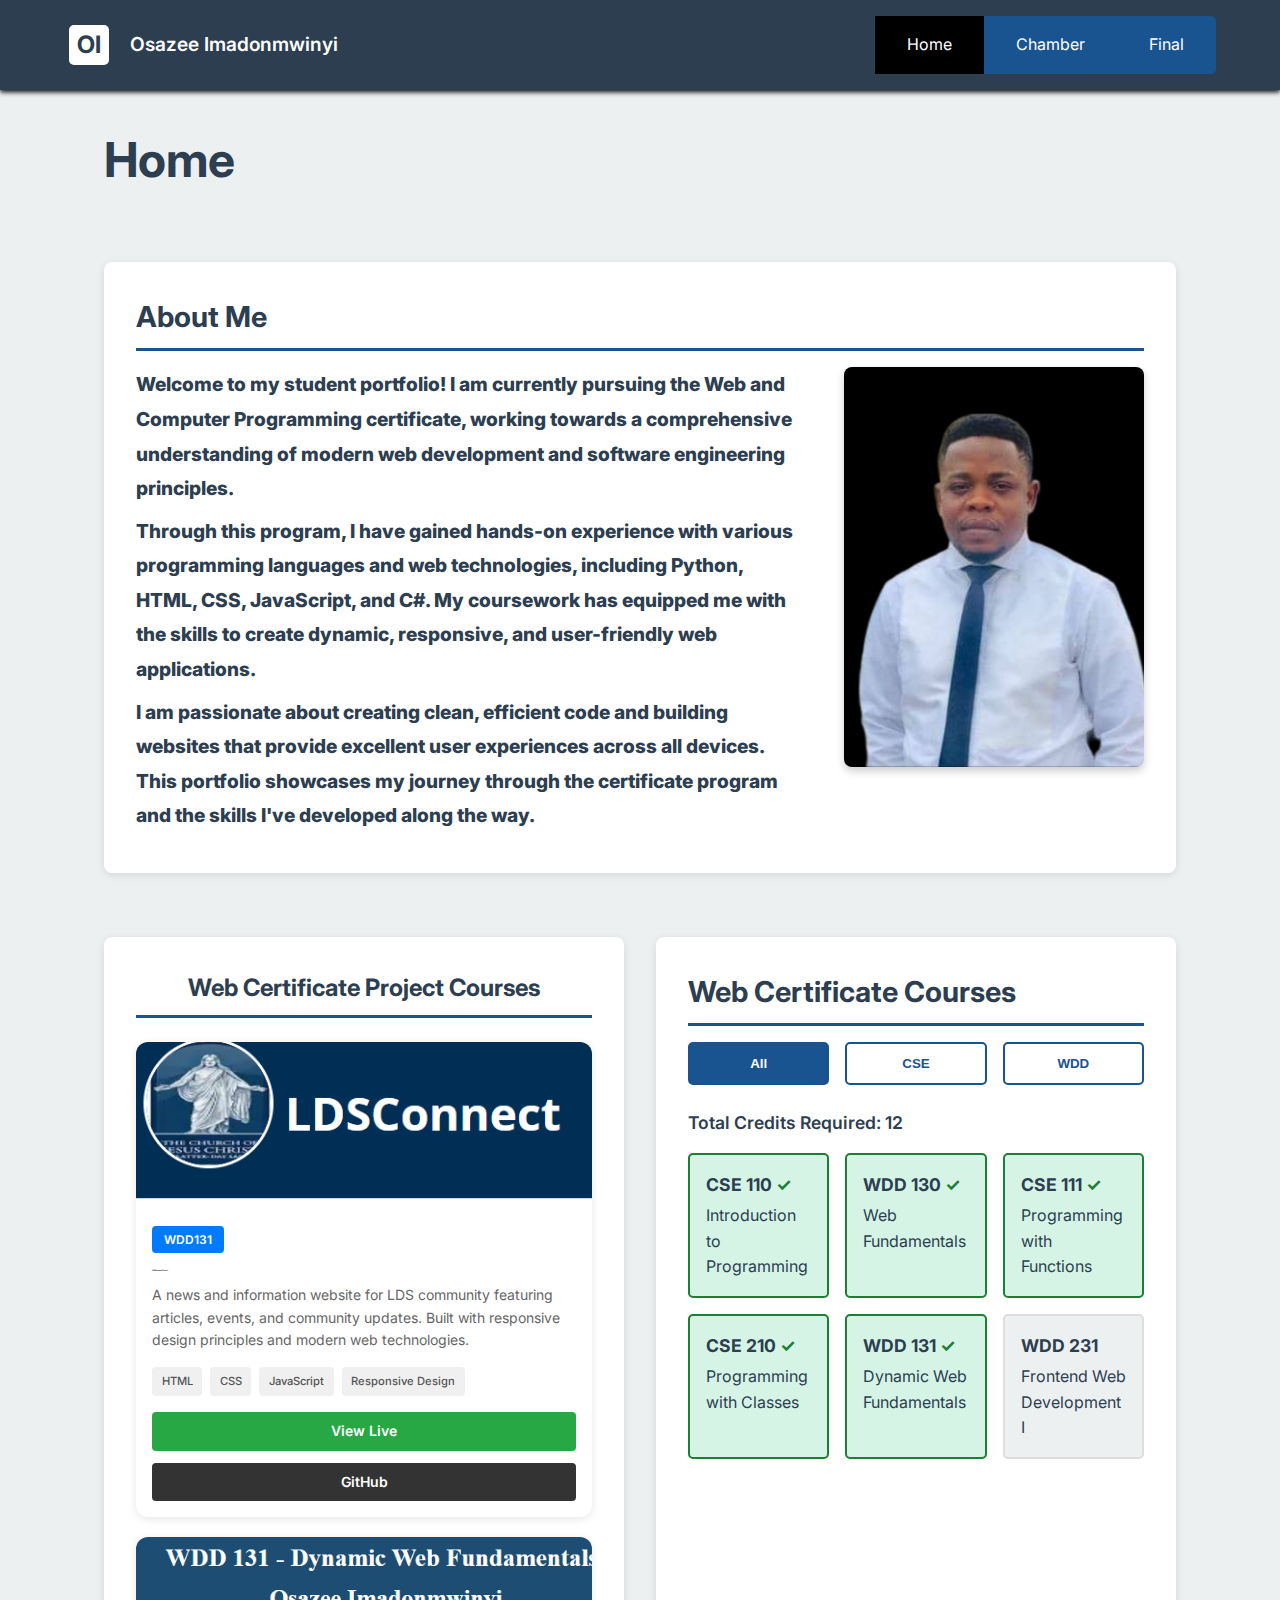
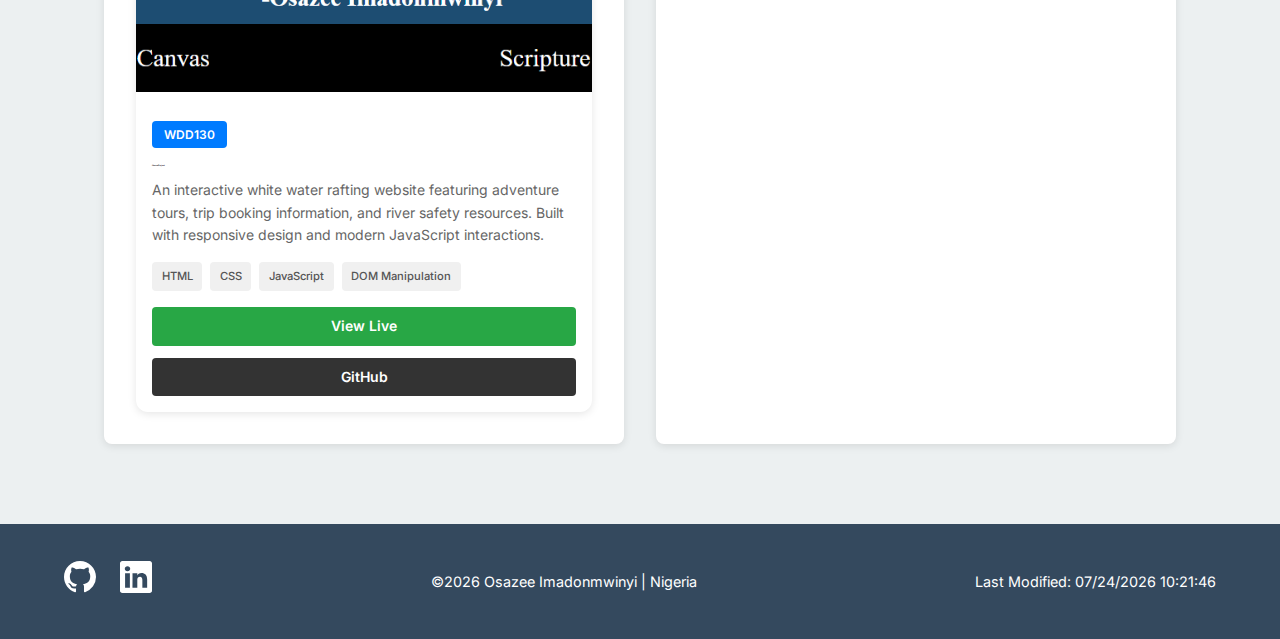
<file: index.html>
<!DOCTYPE html>
<html lang="en">
<head>
  <meta charset="UTF-8">
  <meta name="viewport" content="width=device-width, initial-scale=1.0">
  <meta name="description" content="Student portfolio showcasing fundamentals of web development coursework and projects for the Web and Computer Programming certificate ">
  <meta name="author" content="Osazee Imadonmwinyi">
    <title>Home Page – Student Portfolio</title>
    <link rel="preconnect" href="https://fonts.googleapis.com">
    <link rel="preconnect" href="https://fonts.gstatic.com" crossorigin> 
  <link href="https://fonts.googleapis.com/css2?family=Inter:wght@400;600;700&display=swap" rel="stylesheet">

  <link rel="stylesheet" href="styles/small.css">
  <link rel="stylesheet" href="styles/large.css">


   <script src="./scripts/courses.js" defer></script>
   <script src="./scripts/date.js" defer></script>
   <script src="./scripts/navigation.js" defer></script>
   <script src="./scripts/projects.js" defer></script>
</head>

<body>
    <header>
        <div class="header-content">
            <svg class="logo" viewBox="0 0 100 100" xmlns="http://www.w3.org/2000/svg">
                <rect x="10" y="10" width="80" height="80" rx="10" fill="currentColor"/>
                <text x="50" y="65" font-size="48" font-weight="bold" fill="#2c3e50" text-anchor="middle">OI</text>
            </svg>
            <span>Osazee Imadonmwinyi</span>
        </div>
        <button class="hamburger" aria-label="Toggle navigation">☰</button>
         <nav>
            <ul>
                <li><a href="index.html" class="active">Home</a></li>
                <li><a href="chamber.html">Chamber</a></li>
                <li><a href="final.html">Final</a></li>
            </ul>
        </nav>
    </header>
   

    <main>
        <h1>Home</h1>
        <section class="about-section">
            <h2>About Me</h2>
                <div class="about-content">
                <div class="about-text">
                    <p>Welcome to my student portfolio! I am currently pursuing the Web and Computer Programming certificate, working towards a comprehensive understanding of modern web development and software engineering principles.</p>
                    <p>Through this program, I have gained hands-on experience with various programming languages and web technologies, including Python, HTML, CSS, JavaScript, and C#. My coursework has equipped me with the skills to create dynamic, responsive, and user-friendly web applications.</p>
                    <p>I am passionate about creating clean, efficient code and building websites that provide excellent user experiences across all devices. This portfolio showcases my journey through the certificate program and the skills I've developed along the way.</p>
                </div>
                <img src="images/osazee-image-pic.jpeg" alt="Student profile photo" class="student-photo">
            </div>
        </section>

        <section class="projects-section">
            <h2>Web Certificate Project Courses</h2>
        
            <div id="projects-grid"  class="projects-grid">
                <div id="card-item" class="card-item">

                </div>
            </div>
        </section>

        <section class="certificate">
            <h2>Web Certificate Courses</h2>
            <div class="filter-buttons">
                <button id="all-btn" class="active">All</button>
                <button id="cse-btn">CSE</button>
                <button id="wdd-btn">WDD</button>
            </div>
            <div id="credits-display" class="credits-display">Total Credits Required: 12</div>
            <div id="courses-grid" class="courses-grid"></div>
        </section>
    </main>
    <footer>
        <div class="footer-content">
            <div class="social-links">
                <a href="https://github.com/imaosazee4github" target="_blank" rel="noopener" aria-label="github">
                    <svg width="32" height="32" viewBox="0 0 16 16" fill="currentColor">
                        <path d="M8 0C3.58 0 0 3.58 0 8c0 3.54 2.29 6.53 5.47 7.59.4.07.55-.17.55-.38 0-.19-.01-.82-.01-1.49-2.01.37-2.53-.49-2.69-.94-.09-.23-.48-.94-.82-1.13-.28-.15-.68-.52-.01-.53.63-.01 1.08.58 1.23.82.72 1.21 1.87.87 2.33.66.07-.52.28-.87.51-1.07-1.78-.2-3.64-.89-3.64-3.95 0-.87.31-1.59.82-2.15-.08-.2-.36-1.02.08-2.12 0 0 .67-.21 2.2.82.64-.18 1.32-.27 2-.27.68 0 1.36.09 2 .27 1.53-1.04 2.2-.82 2.2-.82.44 1.1.16 1.92.08 2.12.51.56.82 1.27.82 2.15 0 3.07-1.87 3.75-3.65 3.95.29.25.54.73.54 1.48 0 1.07-.01 1.93-.01 2.2 0 .21.15.46.55.38A8.013 8.013 0 0016 8c0-4.42-3.58-8-8-8z"/>
                    </svg>
                </a>
                <a href="https://www.linkedin.com/in/osazeeimadonmwinyi/" target="_blank" rel="noopener" aria-label="LinkedIn">
                    <svg width="32" height="32" viewBox="0 0 16 16" fill="currentColor">
                        <path d="M0 1.146C0 .513.526 0 1.175 0h13.65C15.474 0 16 .513 16 1.146v13.708c0 .633-.526 1.146-1.175 1.146H1.175C.526 16 0 15.487 0 14.854V1.146zm4.943 12.248V6.169H2.542v7.225h2.401zm-1.2-8.212c.837 0 1.358-.554 1.358-1.248-.015-.709-.52-1.248-1.342-1.248-.822 0-1.359.54-1.359 1.248 0 .694.521 1.248 1.327 1.248h.016zm4.908 8.212V9.359c0-.216.016-.432.08-.586.173-.431.568-.878 1.232-.878.869 0 1.216.662 1.216 1.634v3.865h2.401V9.25c0-2.22-1.184-3.252-2.764-3.252-1.274 0-1.845.7-2.165 1.193v.025h-.016a5.54 5.54 0 0 1 .016-.025V6.169h-2.4c.03.678 0 7.225 0 7.225h2.4z"/>
                    </svg>
                </a>
            </div>
            <p class="copyright">©<span id="currentYear"></span> Osazee Imadonmwinyi | Nigeria</p>
            <p id="lastModified"></p>
        </div>
    </footer>
</body>
</html>
</file>
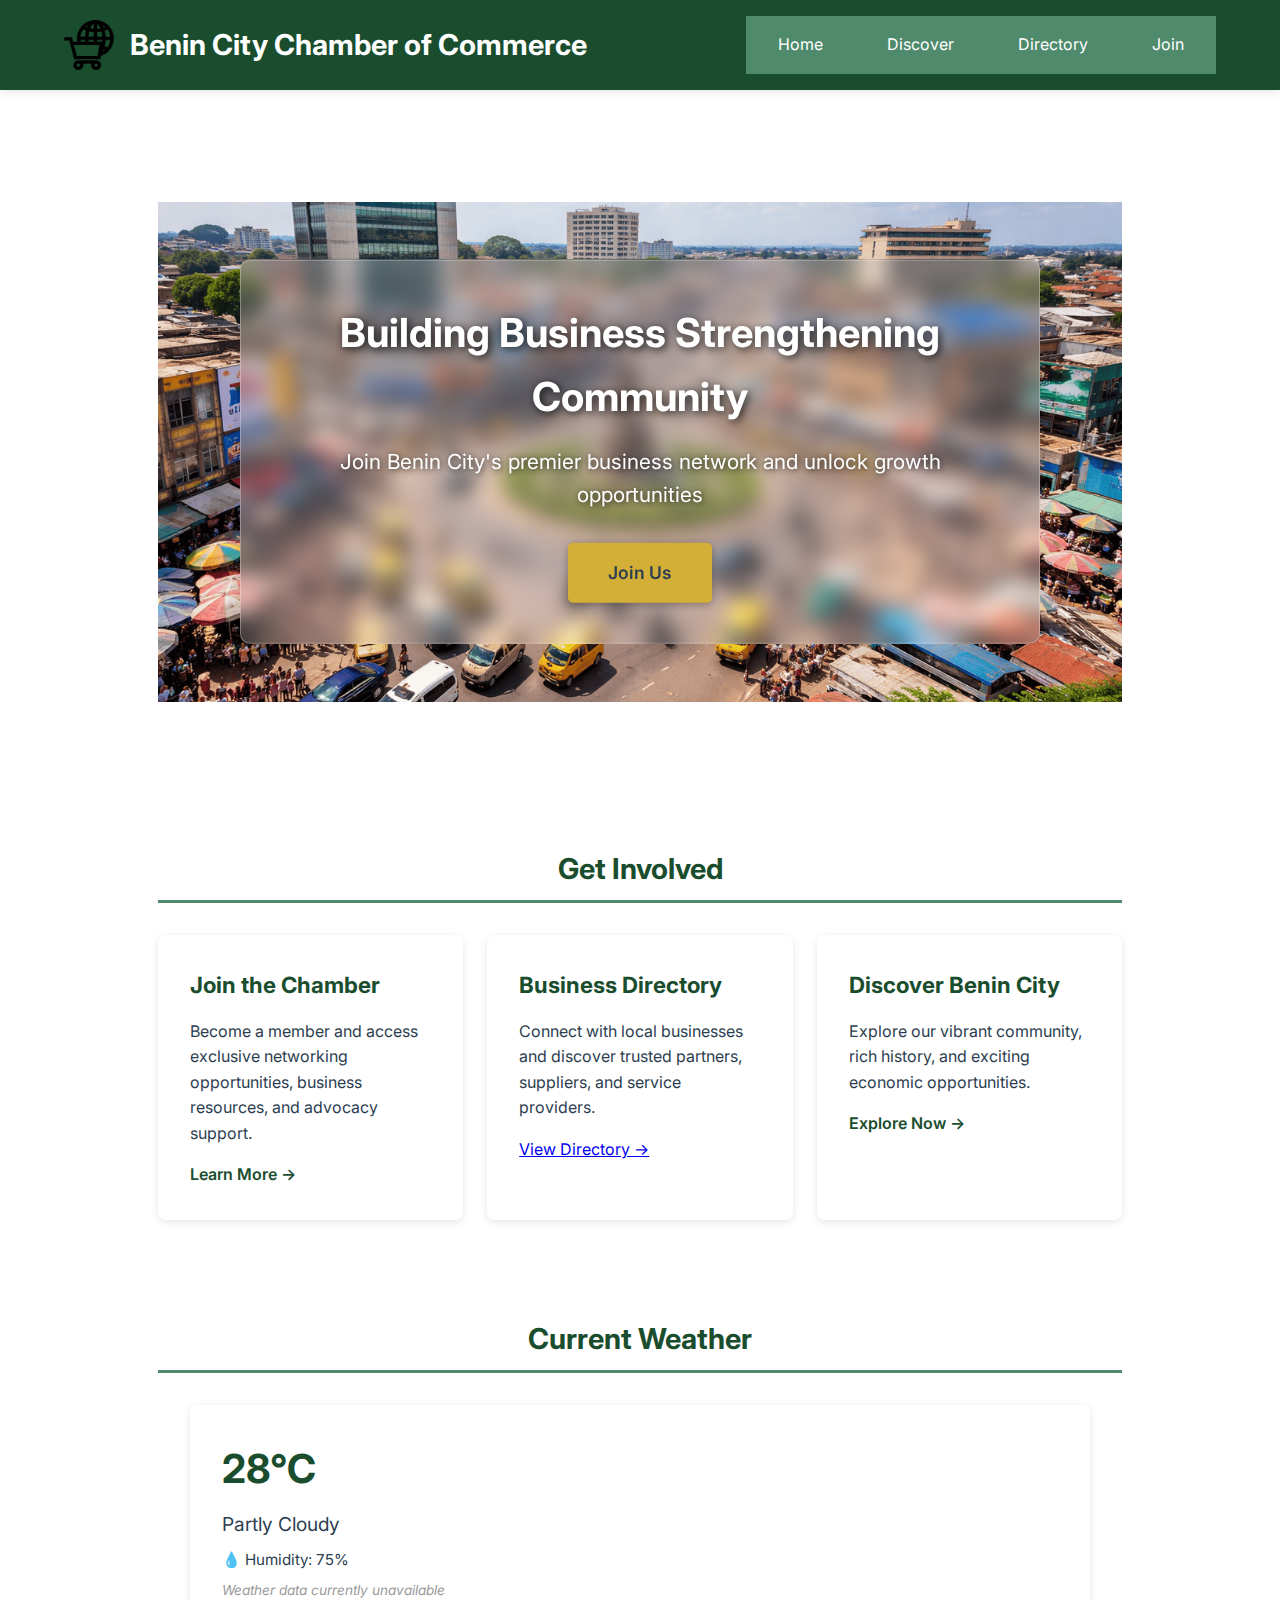
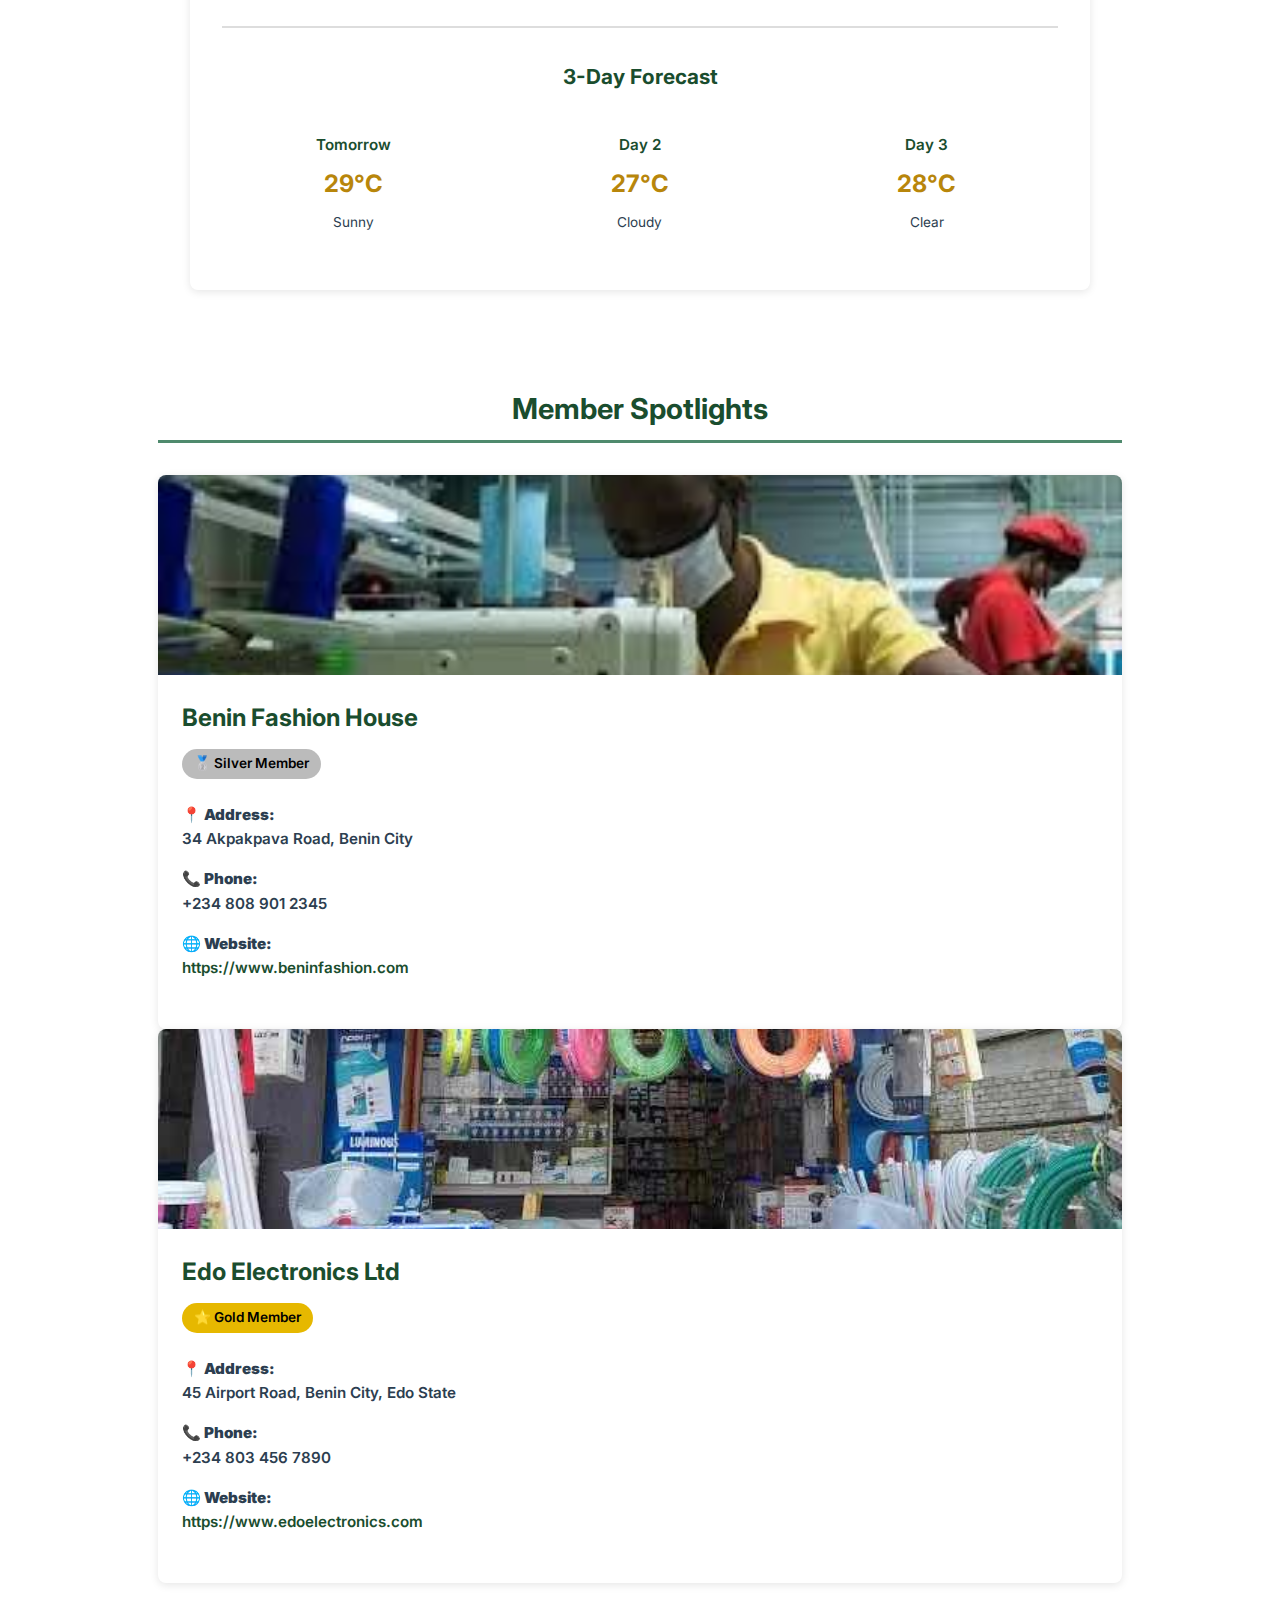
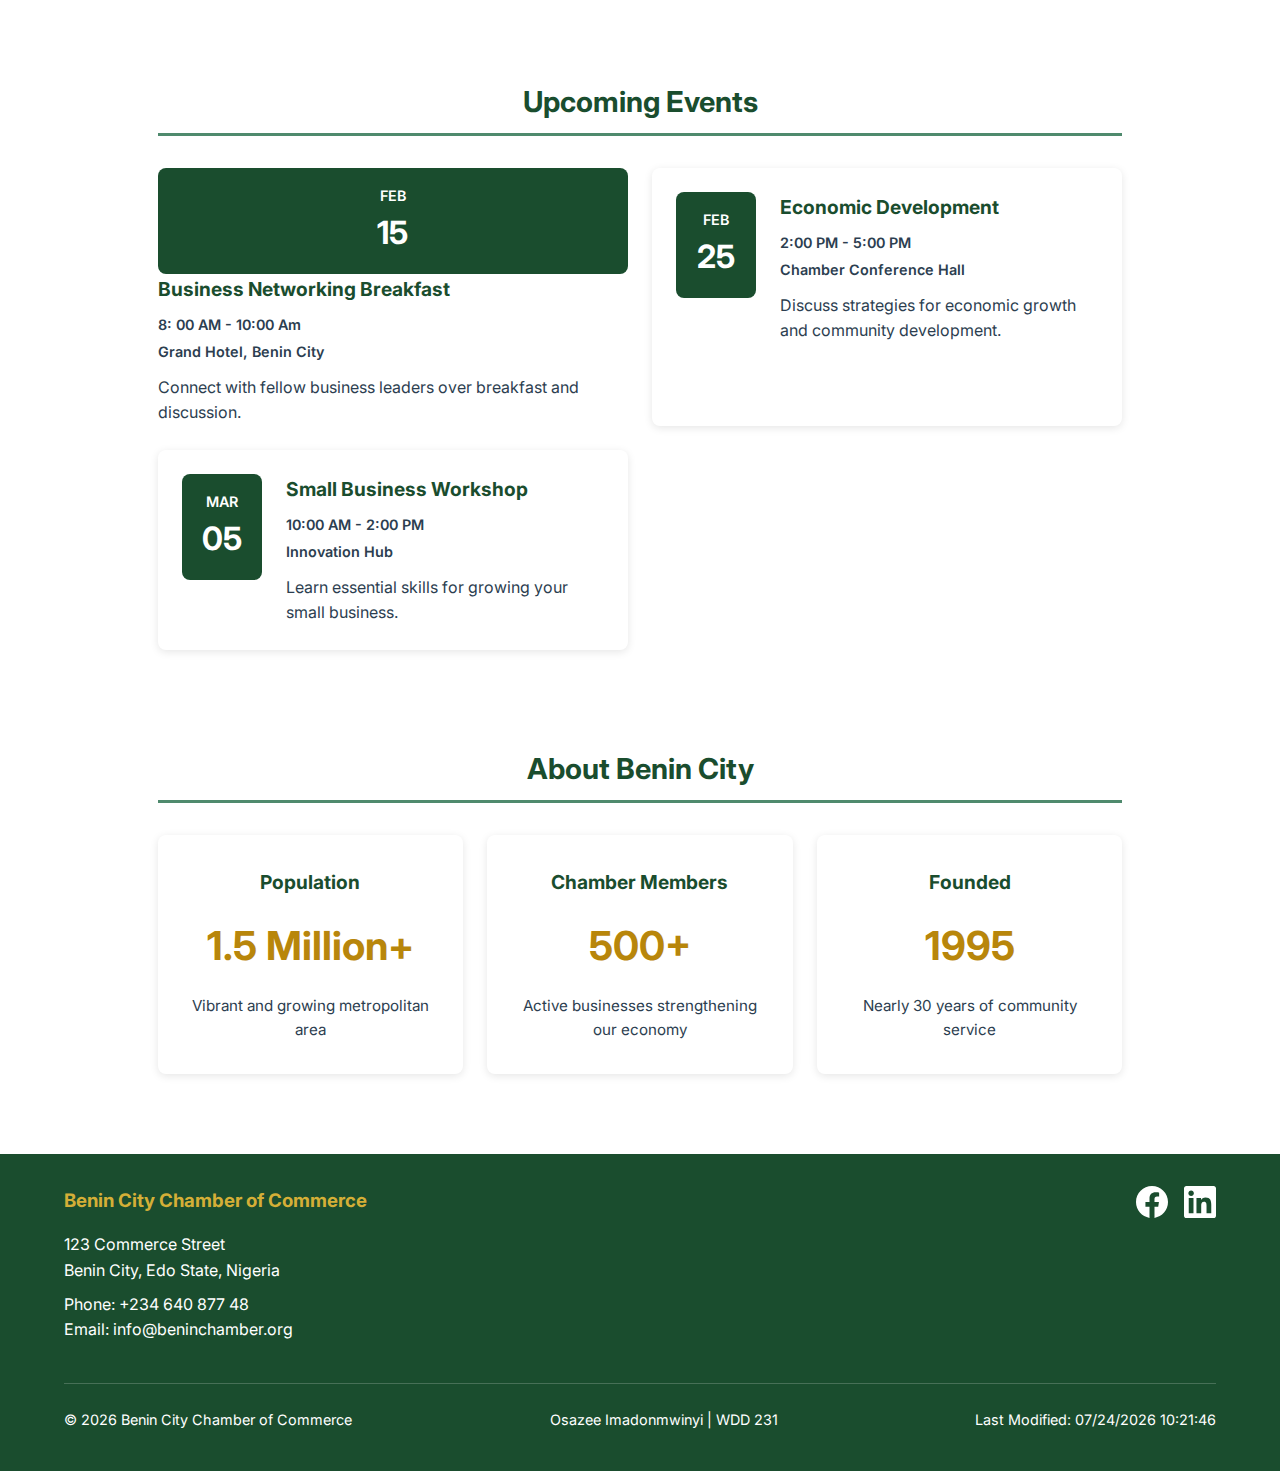
<file: chamber/index.html>
<!DOCTYPE html>
<html lang="en">
<head>
    <meta charset="UTF-8">
    <meta name="viewport" content="width=device-width, initial-scale=1.0">
    <meta name="description" content="Benin City Chamber of Commerce builds partnerships, strengthens community growth, and connects local businesses to economic opportunities.">
    <meta name="author" content="Osazee Imadonmwinyi">

    <link rel="icon" href="favicon.ico" type="images/favicon.ico">

    <meta property="og:type" content="website">
    <meta property="og:url" content="https://imaosazee4github.github.io/chamber/index.html">
    <meta property="og:title" content="Benin City Chamber of Commerce - Home">
    <meta property="og:description" content="Building partnerships, strengthening our community. Join Benin City's premier business network and unlock growth opportunities.">
    <meta property="og:image" content="https://imaosazee4github.github.io/chamber/chamber-og-image.jpg">

    <meta name="twitter:card" content="summary_large_image">
    <meta name="twitter:title" content="Benin City Chamber of Commerce - Home">
    <meta name="twitter:description" content="Building partnerships, strengthening our community. Join Benin City's premier business network.">
    <meta name="twitter:image" content="https://imaosazee4github.github.io/chamber/chamber-og-image.jpg">
    
    <title>Home - Benin City Chamber of Commerce</title>

    <link rel="preconnect" href="https://fonts.googleapis.com">
    <link rel="preconnect" href="https://fonts.gstatic.com" crossorigin>
    <link href="https://fonts.googleapis.com/css2?family=Inter:wght@400;600;700&family=Playfair+Display:wght@700&display=swap" rel="stylesheet">

    <link rel="stylesheet" href="styles/small.css">
    <link rel="stylesheet" href="styles/large.css">

    <script src="./scripts/home.js" defer></script>
</head>
<body>
    <header>
        <div class="header-container">
            <div class="logo-section">
                <img src="images/logo.png" alt="Benin city chamber Logo" class="logo">
                <div class="header-text">
                    <h1>Benin City Chamber of Commerce</h1>
                </div>
            </div>
            <button class="hamburger"  aria-label="Toggle navigation" aria-expanded="false">
                ☰
            </button>
            <nav>
                <ul>
                    <li><a href="index.html">Home</a></li>
                    <li><a href="discover.html">Discover</a></li>
                    <li><a href="directory.html">Directory</a></li>
                    <li><a href="join.html">Join</a></li>
                </ul>
            </nav>
        </div>
    </header>
    <main>
        <section class="hero">
            <div class="hero-container">
                 <img src="benin-image.png" alt="Business hub of Benin City Commerce">
                 <div class="hero-items">
                    <h2>Building Business Strengthening Community</h2>
                    <p>Join Benin City's premier business network and unlock growth opportunities</p>
                    <a href="join.html">Join Us</a>
                 </div>
            </div>
        </section>

        <section class="cta-section">
            <h2 class="section-title">Get Involved</h2>
            <div class="cta-grid">
                <div class="cta-card">
                <h3>Join the Chamber</h3>
                <p>Become a member and access exclusive networking opportunities, business resources, and advocacy support.</p>
                <a href="join.html" class="card-link">Learn More →</a>
            </div>

            <div class="cta-card">
                <h3>Business Directory</h3>
                <p>Connect with local businesses and discover trusted partners, suppliers, and service providers.</p>
            <a href="directory.html">View Directory →</a>
            </div>

            <div class="cta-card">
                <h3>Discover Benin City</h3>
                <p>Explore our vibrant community, rich history, and exciting economic opportunities.</p>
                <a href="discover.html" class="card-link">Explore Now →</a>
            </div>
        </div>
        </section>

        <section class="weather-section">
            <h2 class="section-title">Current Weather</h2>
            <div id="weather-widget" class="weather-widget">
                <div class="weather-loading">Loading weather data...</div>
            </div>
        </section>

        <section class="spotlight-section">
            <h2 class="section-title">Member Spotlights</h2>
            <div id="spotlights-container"   class="spotlights-container">
            </div>
        </section>

        <section class="events-section">
            <h2 class="section-title">Upcoming Events</h2>
            <div class="events-grid">
                <div class="events-card">
                    <div class="event-date">
                        <span class="month">FEB</span>
                        <span class="day">15</span>
                    </div>

                    <div class="event-info">
                        <h3>Business Networking Breakfast</h3>
                        <p class="event-time">8: 00 AM - 10:00 Am</p>
                        <p class="event-location">Grand Hotel, Benin City</p>
                        <p>Connect with fellow business leaders over breakfast and discussion.</p>
                    </div>
                </div>
                <div class="event-card">
                    <div class="event-date">
                        <span class="month">FEB</span>
                        <span class="day">25</span>
                    </div>
                    <div class="event-info">
                        <h3>Economic Development</h3>
                        <p class="event-time">2:00 PM - 5:00 PM</p>
                        <p class="event-location">Chamber Conference Hall</p>
                        <p>Discuss strategies for economic growth and community development.</p>
                    </div>
                </div>

                <div class="event-card">
                    <div class="event-date">
                        <span class="month">MAR</span>
                        <span class="day">05</span>
                    </div>
                     <div class="event-info">
                        <h3>Small Business Workshop</h3>
                        <p class="event-time">10:00 AM - 2:00 PM</p>
                        <p class="event-location">Innovation Hub</p>
                        <p>Learn essential skills for growing your small business.</p>
                    </div>
                </div>
            </div>
        </section>

        <section class="community-info">
            <h2 class="section-title">About Benin City</h2>
            <div class="info-grid">
                <div class="info-card">
                    <h3>Population</h3>
                    <p class="info-stat">1.5 Million+</p>
                    <p>Vibrant and growing metropolitan area</p>
                </div>

                <div class="info-card">
                    <h3>Chamber Members</h3>
                    <p class="info-stat">500+</p>
                    <p>Active businesses strengthening our economy</p>
                </div>

                <div class="info-card">
                    <h3>Founded</h3>
                    <p class="info-stat">1995</p>
                    <p>Nearly 30 years of community service</p>
                </div>
            </div>

        </section>
    </main> 
    <footer>
        <div class="footer-content">
            <div class="footer-info">
                <h3>Benin City Chamber of Commerce</h3>
                <p>123 Commerce Street <br >
                Benin City, Edo State, Nigeria</p>
                <p>Phone: +234 640 877 48 <br >
                Email: info@beninchamber.org
                </p>
            </div>
             <div class="footer-social">
                <a href="https://facebook.com" target="_blank" rel="noopener" aria-label="Facebook">
                    <svg width="32" height="32" viewBox="0 0 24 24" fill="currentColor">
                        <path d="M24 12.073c0-6.627-5.373-12-12-12s-12 5.373-12 12c0 5.99 4.388 10.954 10.125 11.854v-8.385H7.078v-3.47h3.047V9.43c0-3.007 1.792-4.669 4.533-4.669 1.312 0 2.686.235 2.686.235v2.953H15.83c-1.491 0-1.956.925-1.956 1.874v2.25h3.328l-.532 3.47h-2.796v8.385C19.612 23.027 24 18.062 24 12.073z"/>
                    </svg>
                </a>
                <a href="https://linkedin.com" target="_blank" rel="noopener" aria-label="LinkedIn">
                    <svg width="32" height="32" viewBox="0 0 24 24" fill="currentColor">
                        <path d="M20.447 20.452h-3.554v-5.569c0-1.328-.027-3.037-1.852-3.037-1.853 0-2.136 1.445-2.136 2.939v5.667H9.351V9h3.414v1.561h.046c.477-.9 1.637-1.85 3.37-1.85 3.601 0 4.267 2.37 4.267 5.455v6.286zM5.337 7.433c-1.144 0-2.063-.926-2.063-2.065 0-1.138.92-2.063 2.063-2.063 1.14 0 2.064.925 2.064 2.063 0 1.139-.925 2.065-2.064 2.065zm1.782 13.019H3.555V9h3.564v11.452zM22.225 0H1.771C.792 0 0 .774 0 1.729v20.542C0 23.227.792 24 1.771 24h20.451C23.2 24 24 23.227 24 22.271V1.729C24 .774 23.2 0 22.222 0h.003z"/>
                    </svg>
                </a>
            </div>
        </div>
         <div class="footer-bottom">
            <p>&copy; <span id="currentYear"></span> Benin City Chamber of Commerce</p>
            <p>Osazee Imadonmwinyi | WDD 231</p>
            <p id="lastModified"></p>
        </div>
    </footer>
    
</body>
</html>
</file>
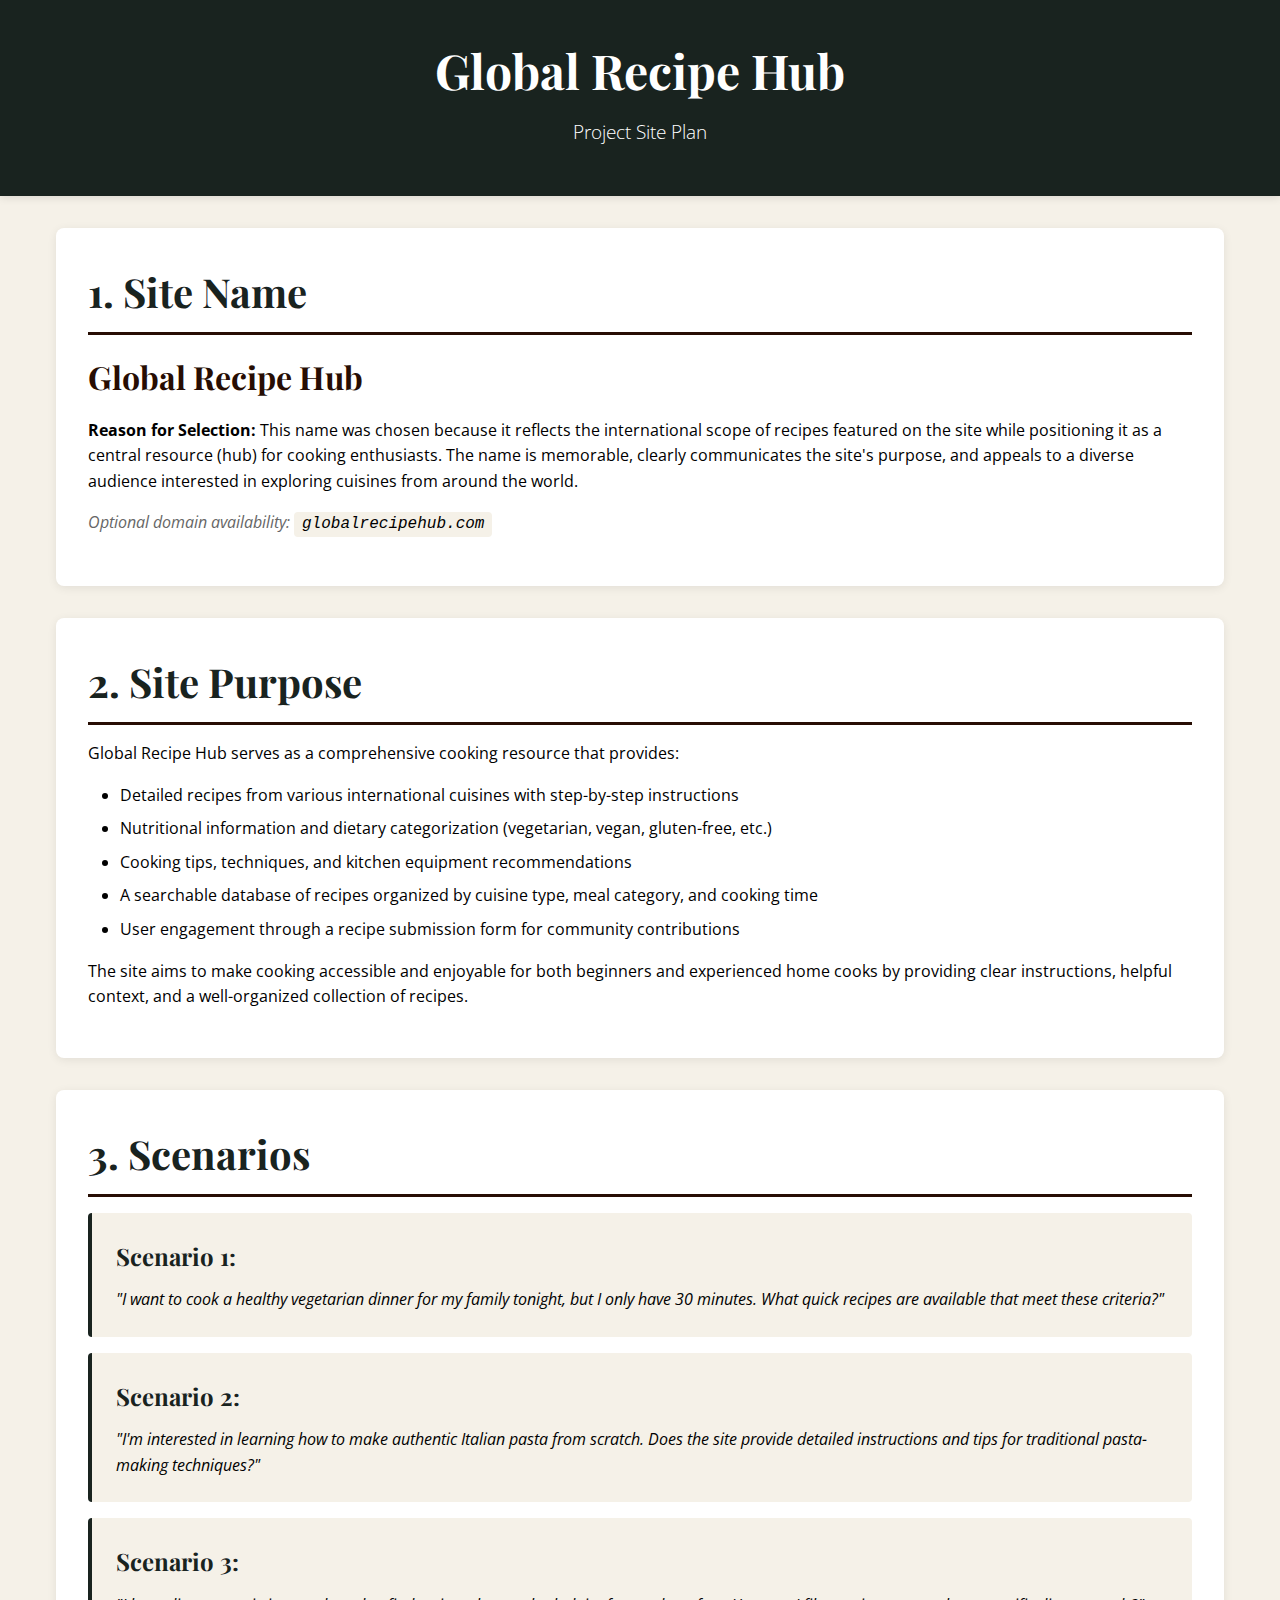
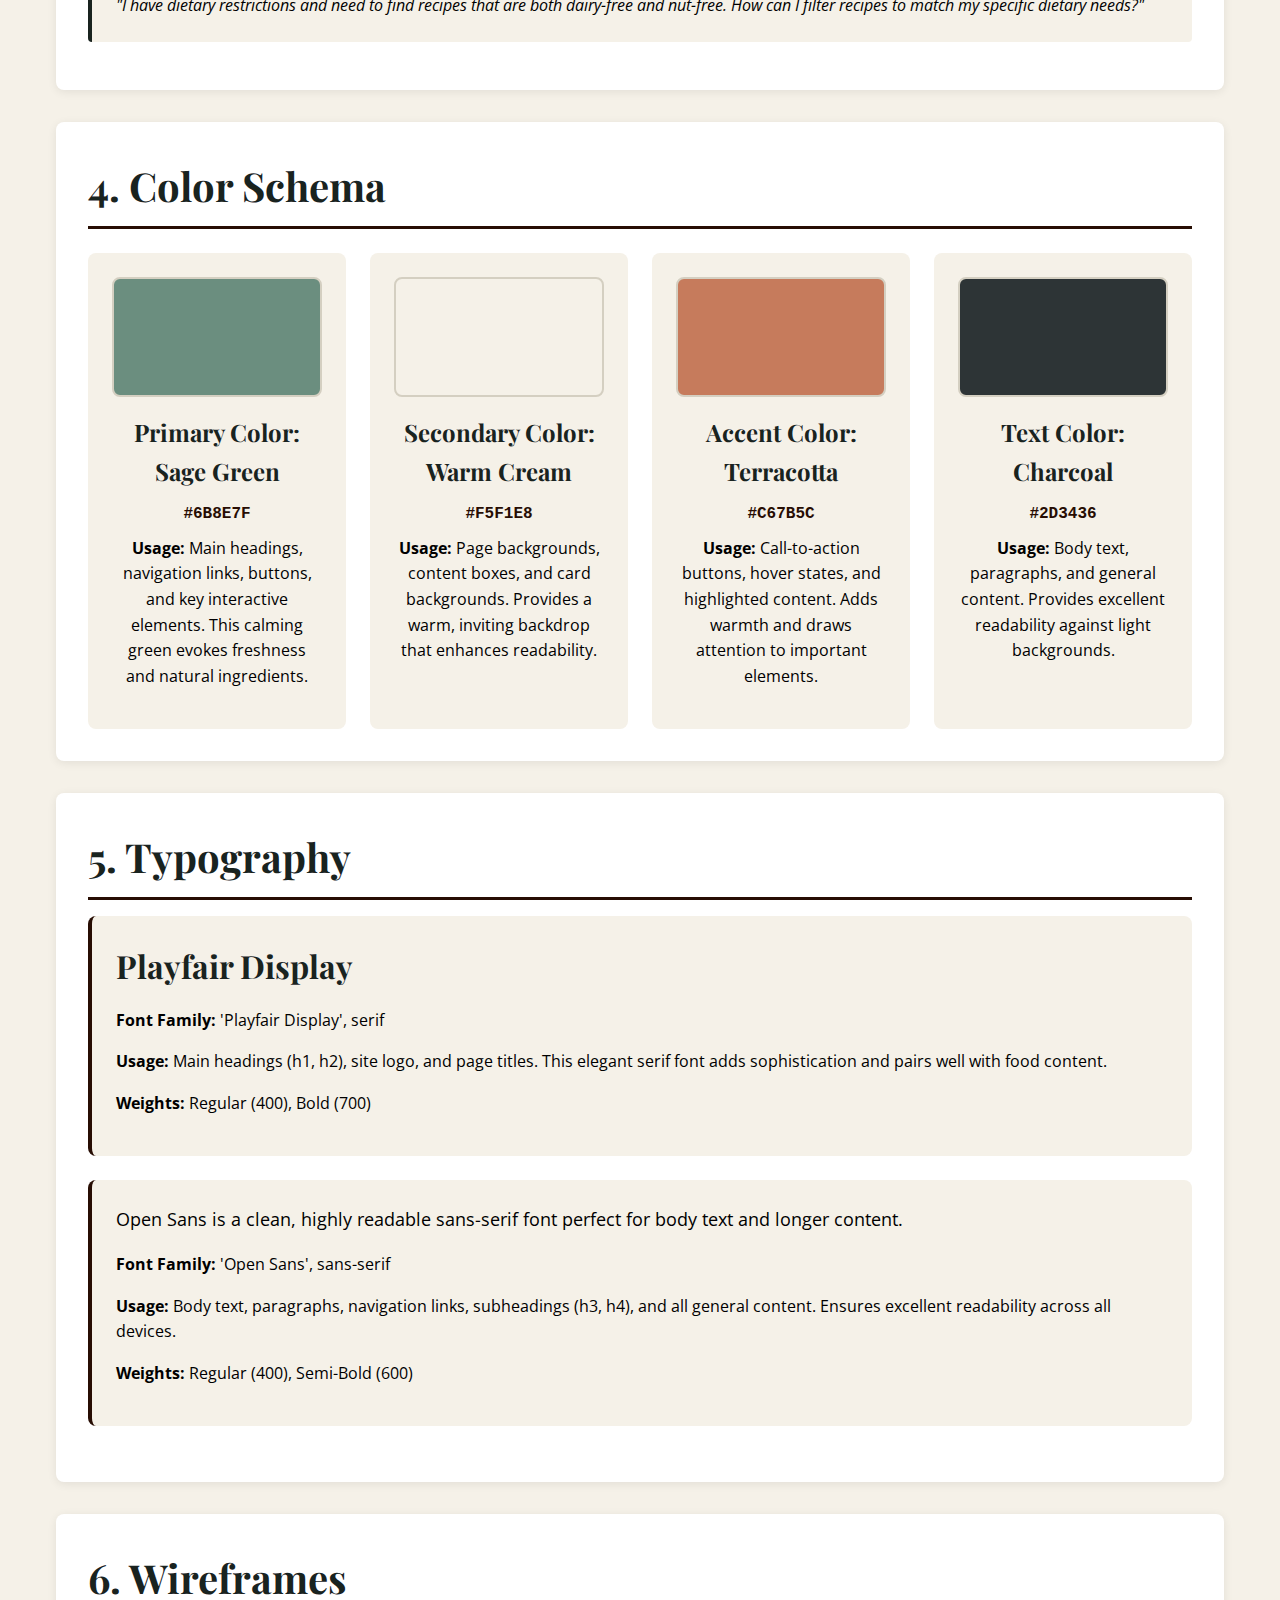
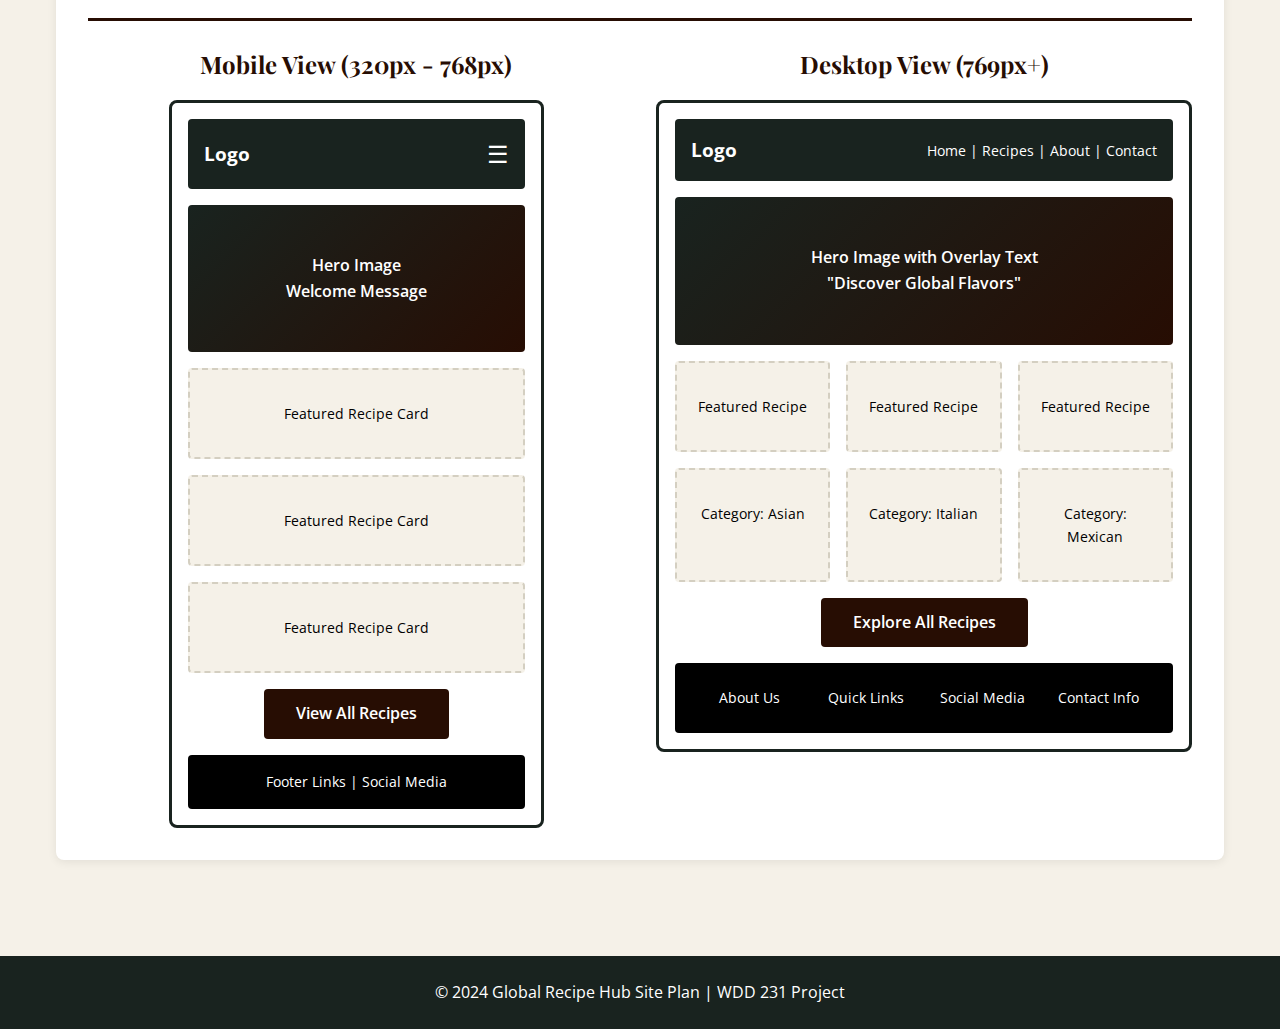
<file: site-plan/index.html>
<!DOCTYPE html>
<html lang="en">
  <head>
    <meta charset="UTF-8" />
    <meta name="viewport" content="width=device-width, initial-scale=1.0" />
    <meta
      name="description"
      content="Project site plan for Global Recipe Hub - a comprehensive recipe and cooking information website"
    />
    <meta name="author" content="Imadonmwinyi Osazee" />
    <title>Global Recipe Hub - Site Plan</title>
    <link rel="stylesheet" href="styles/styles.css" />
  </head>
  <body>
    <header>
      <h1>Global Recipe Hub</h1>
      <p class="subtitle">Project Site Plan</p>
    </header>

    <main>
      <section class="plan-section">
        <h2>1. Site Name</h2>
        <div class="content-box">
          <h3 class="site-name">Global Recipe Hub</h3>
          <p>
            <strong>Reason for Selection:</strong>
            This name was chosen because it reflects the international scope of
            recipes featured on the site while positioning it as a central
            resource (hub) for cooking enthusiasts. The name is memorable,
            clearly communicates the site's purpose, and appeals to a diverse
            audience interested in exploring cuisines from around the world.
          </p>
          <p class="domain-note">
            Optional domain availability: <code>globalrecipehub.com</code>
          </p>
        </div>
      </section>

      <section class="plan-section">
        <h2>2. Site Purpose</h2>
        <div class="content-box">
          <p>
            Global Recipe Hub serves as a comprehensive cooking resource that
            provides:
          </p>
          <ul>
            <li>
              Detailed recipes from various international cuisines with
              step-by-step instructions
            </li>
            <li>
              Nutritional information and dietary categorization (vegetarian,
              vegan, gluten-free, etc.)
            </li>
            <li>
              Cooking tips, techniques, and kitchen equipment recommendations
            </li>
            <li>
              A searchable database of recipes organized by cuisine type, meal
              category, and cooking time
            </li>
            <li>
              User engagement through a recipe submission form for community
              contributions
            </li>
          </ul>
          <p>
            The site aims to make cooking accessible and enjoyable for both
            beginners and experienced home cooks by providing clear
            instructions, helpful context, and a well-organized collection of
            recipes.
          </p>
        </div>
      </section>

      <section class="plan-section">
        <h2>3. Scenarios</h2>
        <div class="content-box">
          <div class="scenario">
            <h3>Scenario 1:</h3>
            <p>
              "I want to cook a healthy vegetarian dinner for my family tonight,
              but I only have 30 minutes. What quick recipes are available that
              meet these criteria?"
            </p>
          </div>
          <div class="scenario">
            <h3>Scenario 2:</h3>
            <p>
              "I'm interested in learning how to make authentic Italian pasta
              from scratch. Does the site provide detailed instructions and tips
              for traditional pasta-making techniques?"
            </p>
          </div>
          <div class="scenario">
            <h3>Scenario 3:</h3>
            <p>
              "I have dietary restrictions and need to find recipes that are
              both dairy-free and nut-free. How can I filter recipes to match my
              specific dietary needs?"
            </p>
          </div>
        </div>
      </section>

      <section class="plan-section">
        <h2>4. Color Schema</h2>
        <div class="content-box">
          <div class="color-palette">
            <div class="color-card">
              <div class="color-swatch primary-color"></div>
              <h3>Primary Color: Sage Green</h3>
              <p class="color-code">#6B8E7F</p>
              <p>
                <strong>Usage:</strong> Main headings, navigation links,
                buttons, and key interactive elements. This calming green evokes
                freshness and natural ingredients.
              </p>
            </div>
            <div class="color-card">
              <div class="color-swatch secondary-color"></div>
              <h3>Secondary Color: Warm Cream</h3>
              <p class="color-code">#F5F1E8</p>
              <p>
                <strong>Usage:</strong> Page backgrounds, content boxes, and
                card backgrounds. Provides a warm, inviting backdrop that
                enhances readability.
              </p>
            </div>
            <div class="color-card">
              <div class="color-swatch accent-color"></div>
              <h3>Accent Color: Terracotta</h3>
              <p class="color-code">#C67B5C</p>
              <p>
                <strong>Usage:</strong> Call-to-action buttons, hover states,
                and highlighted content. Adds warmth and draws attention to
                important elements.
              </p>
            </div>
            <div class="color-card">
              <div class="color-swatch text-color"></div>
              <h3>Text Color: Charcoal</h3>
              <p class="color-code">#2D3436</p>
              <p>
                <strong>Usage:</strong> Body text, paragraphs, and general
                content. Provides excellent readability against light
                backgrounds.
              </p>
            </div>
          </div>
        </div>
      </section>

      <section class="plan-section">
        <h2>5. Typography</h2>
        <div class="content-box">
          <div class="typography-card">
            <h3 class="heading-font-example">Playfair Display</h3>
            <p><strong>Font Family:</strong> 'Playfair Display', serif</p>
            <p>
              <strong>Usage:</strong> Main headings (h1, h2), site logo, and
              page titles. This elegant serif font adds sophistication and pairs
              well with food content.
            </p>
            <p><strong>Weights:</strong> Regular (400), Bold (700)</p>
          </div>
          <div class="typography-card">
            <p class="body-font-example">
              Open Sans is a clean, highly readable sans-serif font perfect for
              body text and longer content.
            </p>
            <p><strong>Font Family:</strong> 'Open Sans', sans-serif</p>
            <p>
              <strong>Usage:</strong> Body text, paragraphs, navigation links,
              subheadings (h3, h4), and all general content. Ensures excellent
              readability across all devices.
            </p>
            <p><strong>Weights:</strong> Regular (400), Semi-Bold (600)</p>
          </div>
        </div>
      </section>

      <section class="plan-section">
        <h2>6. Wireframes</h2>
        <div class="content-box">
          <div class="wireframe-container">
            <div class="wireframe-group">
              <h3>Mobile View (320px - 768px)</h3>
              <div class="wireframe mobile">
                <div class="wire-header">
                  <div class="wire-logo">Logo</div>
                  <div class="wire-hamburger">☰</div>
                </div>
                <div class="wire-hero">
                  <div class="wire-hero-text">
                    Hero Image<br />Welcome Message
                  </div>
                </div>
                <div class="wire-content">
                  <div class="wire-box">Featured Recipe Card</div>
                  <div class="wire-box">Featured Recipe Card</div>
                  <div class="wire-box">Featured Recipe Card</div>
                </div>
                <div class="wire-cta">
                  <div class="wire-button">View All Recipes</div>
                </div>
                <div class="wire-footer">Footer Links | Social Media</div>
              </div>
            </div>

            <div class="wireframe-group">
              <h3>Desktop View (769px+)</h3>
              <div class="wireframe desktop">
                <div class="wire-header">
                  <div class="wire-logo">Logo</div>
                  <div class="wire-nav">Home | Recipes | About | Contact</div>
                </div>
                <div class="wire-hero">
                  <div class="wire-hero-text">
                    Hero Image with Overlay Text<br />
                    "Discover Global Flavors"
                  </div>
                </div>
                <div class="wire-content-grid">
                  <div class="wire-box">Featured Recipe</div>
                  <div class="wire-box">Featured Recipe</div>
                  <div class="wire-box">Featured Recipe</div>
                  <div class="wire-box">Category: Asian</div>
                  <div class="wire-box">Category: Italian</div>
                  <div class="wire-box">Category: Mexican</div>
                </div>
                <div class="wire-cta">
                  <div class="wire-button">Explore All Recipes</div>
                </div>
                <div class="wire-footer-grid">
                  <div>About Us</div>
                  <div>Quick Links</div>
                  <div>Social Media</div>
                  <div>Contact Info</div>
                </div>
              </div>
            </div>
          </div>
        </div>
      </section>
    </main>
    <footer>
      <p>&copy; 2024 Global Recipe Hub Site Plan | WDD 231 Project</p>
    </footer>
  </body>
</html>
</file>
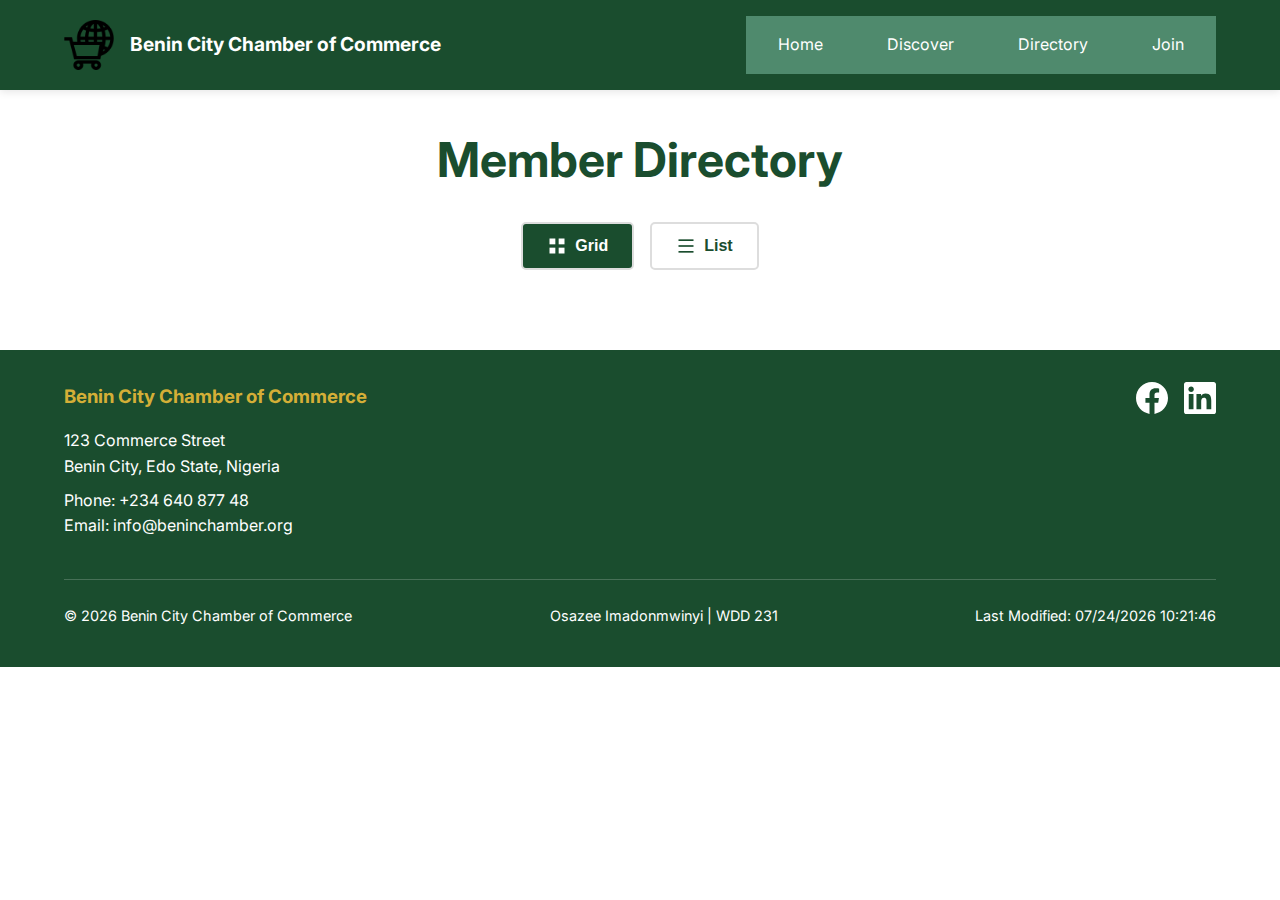
<file: chamber/directory.html>
<!DOCTYPE html>
<html lang="en">
<head>
    <meta charset="UTF-8">
    <meta name="viewport" content="width=device-width, initial-scale=1.0">
    <meta name="description" content="Directory of local businesses and organizations that are members of the Benin City Chamber of Commerce. Connect with businesses across various industries.">
    <meta name="author" content="Osazee Imadonmwinyi">

    <link rel="icon" href="favicon.ico" type="images/favicon.ico">

    <meta property="og:type" content="website">
    <meta property="og:url" content="https://imaosazee4github.github.io/chamber/directory.html">
    <meta property="og:title" content="Business Directory - Benin City Chamber of Commerce">
    <meta property="og:description" content="Explore our comprehensive directory of local businesses and organizations. Find trusted partners, suppliers, and service providers in Benin City.">
    <meta property="og:image" content="https://imaosazee4github.github.io/chamber/chamber-og-image.jpg">

    <meta name="twitter:card" content="summary_large_image">
    <meta name="twitter:title" content="Business Directory - Benin City Chamber of Commerce">
    <meta name="twitter:description" content="Explore our comprehensive directory of local businesses and organizations in Benin City.">
    <meta name="twitter:image" content="https://imaosazee4github.github.io/chamber/chamber-og-image.jpg">
    
    <title>Business Directory - Benin City Chamber of Commerce</title>

    <link rel="preconnect" href="https://fonts.googleapis.com">
    <link rel="preconnect" href="https://fonts.gstatic.com" crossorigin>
    <link href="https://fonts.googleapis.com/css2?family=Inter:wght@400;600;700&family=Playfair+Display:wght@700&display=swap" rel="stylesheet">

    <link rel="stylesheet" href="styles/small.css">
    <link rel="stylesheet" href="styles/large.css">

    <script src="./scripts/directory.js" defer></script>
</head>
<body>
    <header>
        <div class="header-container">
            <div class="logo-section">
                <img src="images/logo.png" alt="Benin city chamber Logo" class="logo">
                <div class="header-text">
                   <p class="site-title">Benin City Chamber of Commerce</p>
                </div>
            </div>
            <button class="hamburger"  aria-label="Toggle navigation" aria-expanded="false">
                ☰
            </button>
            <nav>
                <ul>
                    <li><a href="index.html">Home</a></li>
                    <li><a href="discover.html">Discover</a></li>
                    <li><a href="directory.html">Directory</a></li>
                    <li><a href="join.html">Join</a></li>
                </ul>
            </nav>
        </div>
    </header>
    <main>
        <h2 class="page-title">Member Directory</h2>
        <div class="directory-controls">
            <button id="grid-view" class="view-btn active" aria-label="Grid view">
                  <svg width="24" height="24" viewBox="0 0 24 24" fill="currentColor">
                    <rect x="3" y="3" width="7" height="7"></rect>
                    <rect x="14" y="3" width="7" height="7"></rect>
                    <rect x="3" y="14" width="7" height="7"></rect>
                    <rect x="14" y="14" width="7" height="7"></rect>
                </svg>
                Grid
            </button>
        
            <button id="list-view" class="view-btn" aria-label="List view">
                 <svg width="24" height="24" viewBox="0 0 24 24" fill="currentColor">
                    <rect x="3" y="4" width="18" height="2"></rect>
                    <rect x="3" y="11" width="18" height="2"></rect>
                    <rect x="3" y="18" width="18" height="2"></rect>
                </svg>
                List
            </button>

        </div>
        <div id="members-container" class="members-grid">

        </div>
    </main>
    <footer>
        <div class="footer-content">
            <div class="footer-info">
                <h3>Benin City Chamber of Commerce</h3>
                <p>123 Commerce Street <br >
                Benin City, Edo State, Nigeria</p>
                <p>Phone: +234 640 877 48 <br >
                Email: info@beninchamber.org
                </p>
            </div>
             <div class="footer-social">
                <a href="https://facebook.com" target="_blank" rel="noopener" aria-label="Facebook">
                    <svg width="32" height="32" viewBox="0 0 24 24" fill="currentColor">
                        <path d="M24 12.073c0-6.627-5.373-12-12-12s-12 5.373-12 12c0 5.99 4.388 10.954 10.125 11.854v-8.385H7.078v-3.47h3.047V9.43c0-3.007 1.792-4.669 4.533-4.669 1.312 0 2.686.235 2.686.235v2.953H15.83c-1.491 0-1.956.925-1.956 1.874v2.25h3.328l-.532 3.47h-2.796v8.385C19.612 23.027 24 18.062 24 12.073z"/>
                    </svg>
                </a>
                <a href="https://linkedin.com" target="_blank" rel="noopener" aria-label="LinkedIn">
                    <svg width="32" height="32" viewBox="0 0 24 24" fill="currentColor">
                        <path d="M20.447 20.452h-3.554v-5.569c0-1.328-.027-3.037-1.852-3.037-1.853 0-2.136 1.445-2.136 2.939v5.667H9.351V9h3.414v1.561h.046c.477-.9 1.637-1.85 3.37-1.85 3.601 0 4.267 2.37 4.267 5.455v6.286zM5.337 7.433c-1.144 0-2.063-.926-2.063-2.065 0-1.138.92-2.063 2.063-2.063 1.14 0 2.064.925 2.064 2.063 0 1.139-.925 2.065-2.064 2.065zm1.782 13.019H3.555V9h3.564v11.452zM22.225 0H1.771C.792 0 0 .774 0 1.729v20.542C0 23.227.792 24 1.771 24h20.451C23.2 24 24 23.227 24 22.271V1.729C24 .774 23.2 0 22.222 0h.003z"/>
                    </svg>
                </a>
            </div>
        </div>
         <div class="footer-bottom">
            <p>&copy; <span id="currentYear"></span> Benin City Chamber of Commerce</p>
            <p>Osazee Imadonmwinyi | WDD 231</p>
            <p id="lastModified"></p>
        </div>
    </footer>
    
</body>
</html>
</file>
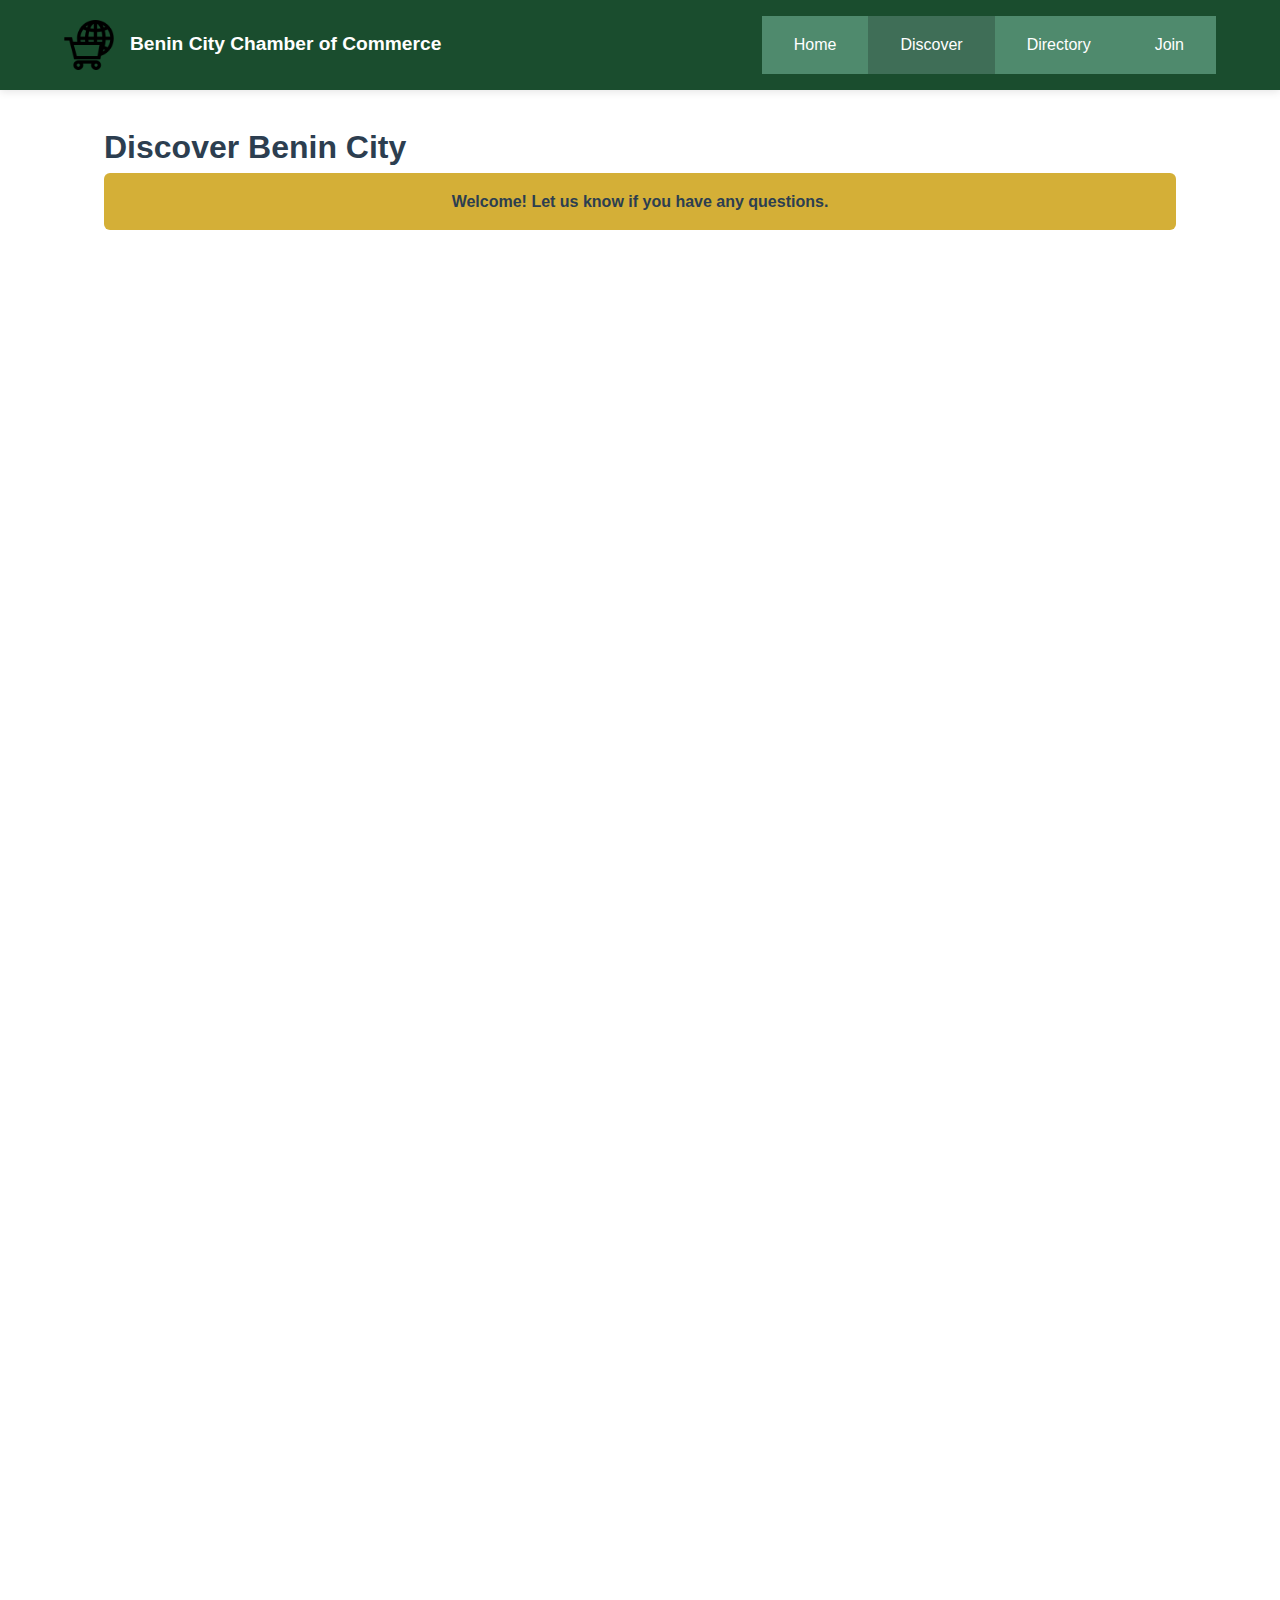
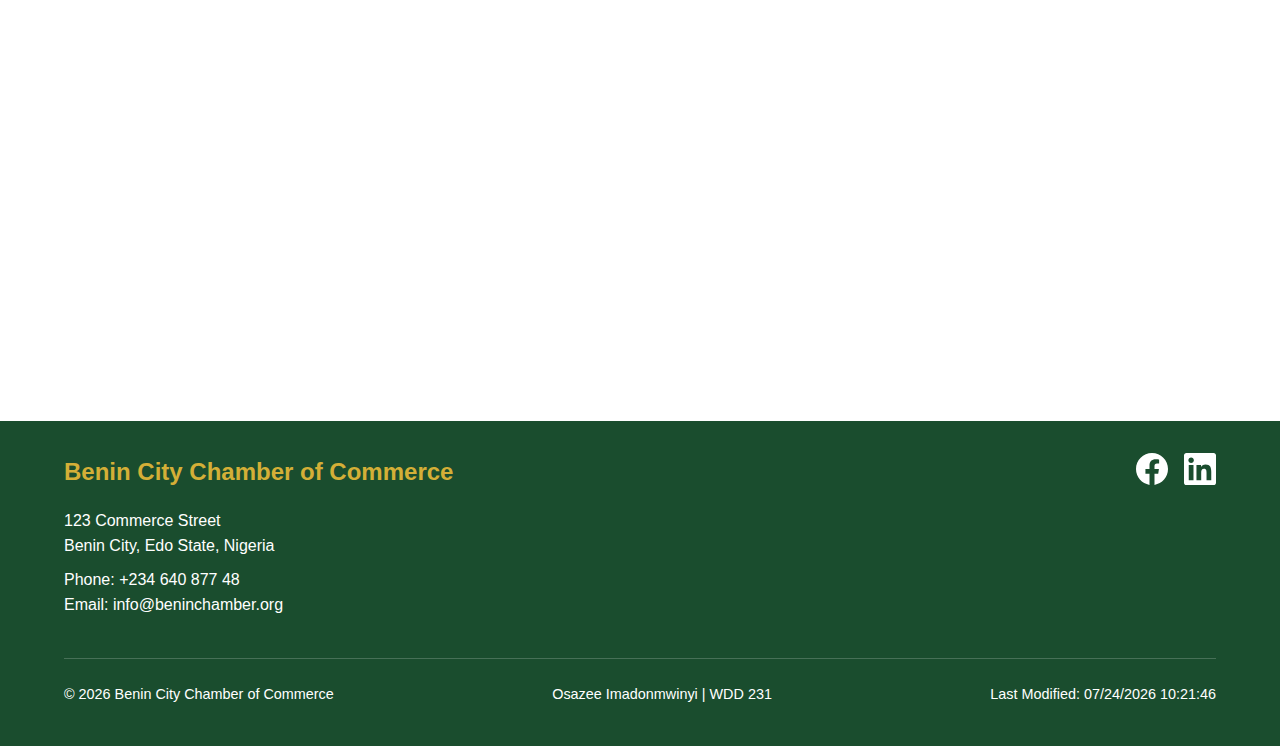
<file: chamber/discover.html>
<!doctype html>
<html lang="en">
  <head>
    <meta charset="UTF-8">
    <meta name="viewport" content="width=device-width, initial-scale=1.0">
    <meta
      name="description"
      content="Discover local attractions, culture, and opportunities in Benin City. Learn what makes our community vibrant and business-friendly."
    >
    <meta name="author" content="Osazee Imadonmwinyi" >

    <link rel="icon" href="favicon.ico" type="image/x-icon">


    <meta
      property="og:url"
      content="https://imaosazee4github.github.io/chamber/discover.html"
    >
    <meta property="og:image" content="chamber-og-image.jpg">
    <meta
      property="og:title"
      content="Discover Benin City - Chamber of Commerce"
    >
    <meta
      property="og:description"
      content="Explore attractions, culture, and business opportunities in Benin City."
    >
   <meta property="og:image" content="chamber-og-image.jpg">

    <title>Discover Benin City - Chamber of Commerce</title>

    <link rel="preconnect" href="https://fonts.googleapis.com" >
    <link rel="preconnect" href="https://fonts.gstatic.com" crossorigin >

    <link
      href="https://fonts.googleapis.com/css2?family=Roboto:wght@400;500;700&family=Montserrat:wght@400;600;700&display=swap"
      rel="stylesheet"
    >

    <link rel="stylesheet" href="styles/small.css" >
    <link rel="stylesheet" href="styles/large.css" >

    <script type="module" src="scripts/discover.js"></script>
  </head>
  <body>
    <header>
      <div class="header-container">
        <div class="logo-section">
          <img
            src="images/logo.png"
            alt="Benin City Chamber Logo"
            class="logo"
          >
          <div class="header-text">
            <p class="site-title">Benin City Chamber of Commerce</p>
          </div>
        </div>

        <button
          class="hamburger"
          aria-label="Toggle navigation"
          aria-expanded="false"
        >
          ☰
        </button>

        <nav>
          <ul>
            <li><a href="index.html">Home</a></li>
            <li>
              <a href="discover.html" class="active" aria-current="page"
                >Discover</a
              >
            </li>
            <li><a href="directory.html">Directory</a></li>
            <li><a href="join.html">Join</a></li>
          </ul>
        </nav>
      </div>
    </header>

    <main>
      <h1>Discover Benin City</h1>

      <div id="visitor-message" class="visit-message">

      </div>

      <div class="discover-grid" id="discover-container">
      </div>
    </main>
    <footer>
      <div class="footer-content">
        <div class="footer-info">
          <h2>Benin City Chamber of Commerce</h2>
          <p>
            123 Commerce Street<br />
            Benin City, Edo State, Nigeria
          </p>
          <p>
            Phone: +234 640 877 48<br />
            Email: info@beninchamber.org
          </p>
        </div>

        <div class="footer-social">
          <a
            href="https://facebook.com"
            target="_blank"
            rel="noopener"
            aria-label="Facebook"
          >
            <svg width="32" height="32" viewBox="0 0 24 24" fill="currentColor">
              <path
                d="M24 12.073c0-6.627-5.373-12-12-12s-12 5.373-12 12c0 5.99 4.388 10.954 10.125 11.854v-8.385H7.078v-3.47h3.047V9.43c0-3.007 1.792-4.669 4.533-4.669 1.312 0 2.686.235 2.686.235v2.953H15.83c-1.491 0-1.956.925-1.956 1.874v2.25h3.328l-.532 3.47h-2.796v8.385C19.612 23.027 24 18.062 24 12.073z"
              />
            </svg>
          </a>
          <a
            href="https://linkedin.com"
            target="_blank"
            rel="noopener"
            aria-label="LinkedIn"
          >
            <svg width="32" height="32" viewBox="0 0 24 24" fill="currentColor">
              <path
                d="M20.447 20.452h-3.554v-5.569c0-1.328-.027-3.037-1.852-3.037-1.853 0-2.136 1.445-2.136 2.939v5.667H9.351V9h3.414v1.561h.046c.477-.9 1.637-1.85 3.37-1.85 3.601 0 4.267 2.37 4.267 5.455v6.286zM5.337 7.433c-1.144 0-2.063-.926-2.063-2.065 0-1.138.92-2.063 2.063-2.063 1.14 0 2.064.925 2.064 2.063 0 1.139-.925 2.065-2.064 2.065zm1.782 13.019H3.555V9h3.564v11.452zM22.225 0H1.771C.792 0 0 .774 0 1.729v20.542C0 23.227.792 24 1.771 24h20.451C23.2 24 24 23.227 24 22.271V1.729C24 .774 23.2 0 22.222 0h.003z"
              />
            </svg>
          </a>
        </div>
      </div>

      <div class="footer-bottom">
        <p>
          &copy; <span id="currentYear"></span> Benin City Chamber of Commerce
        </p>
        <p>Osazee Imadonmwinyi | WDD 231</p>
        <p id="lastModified"></p>
      </div>
    </footer>
  </body>
</html>
</file>
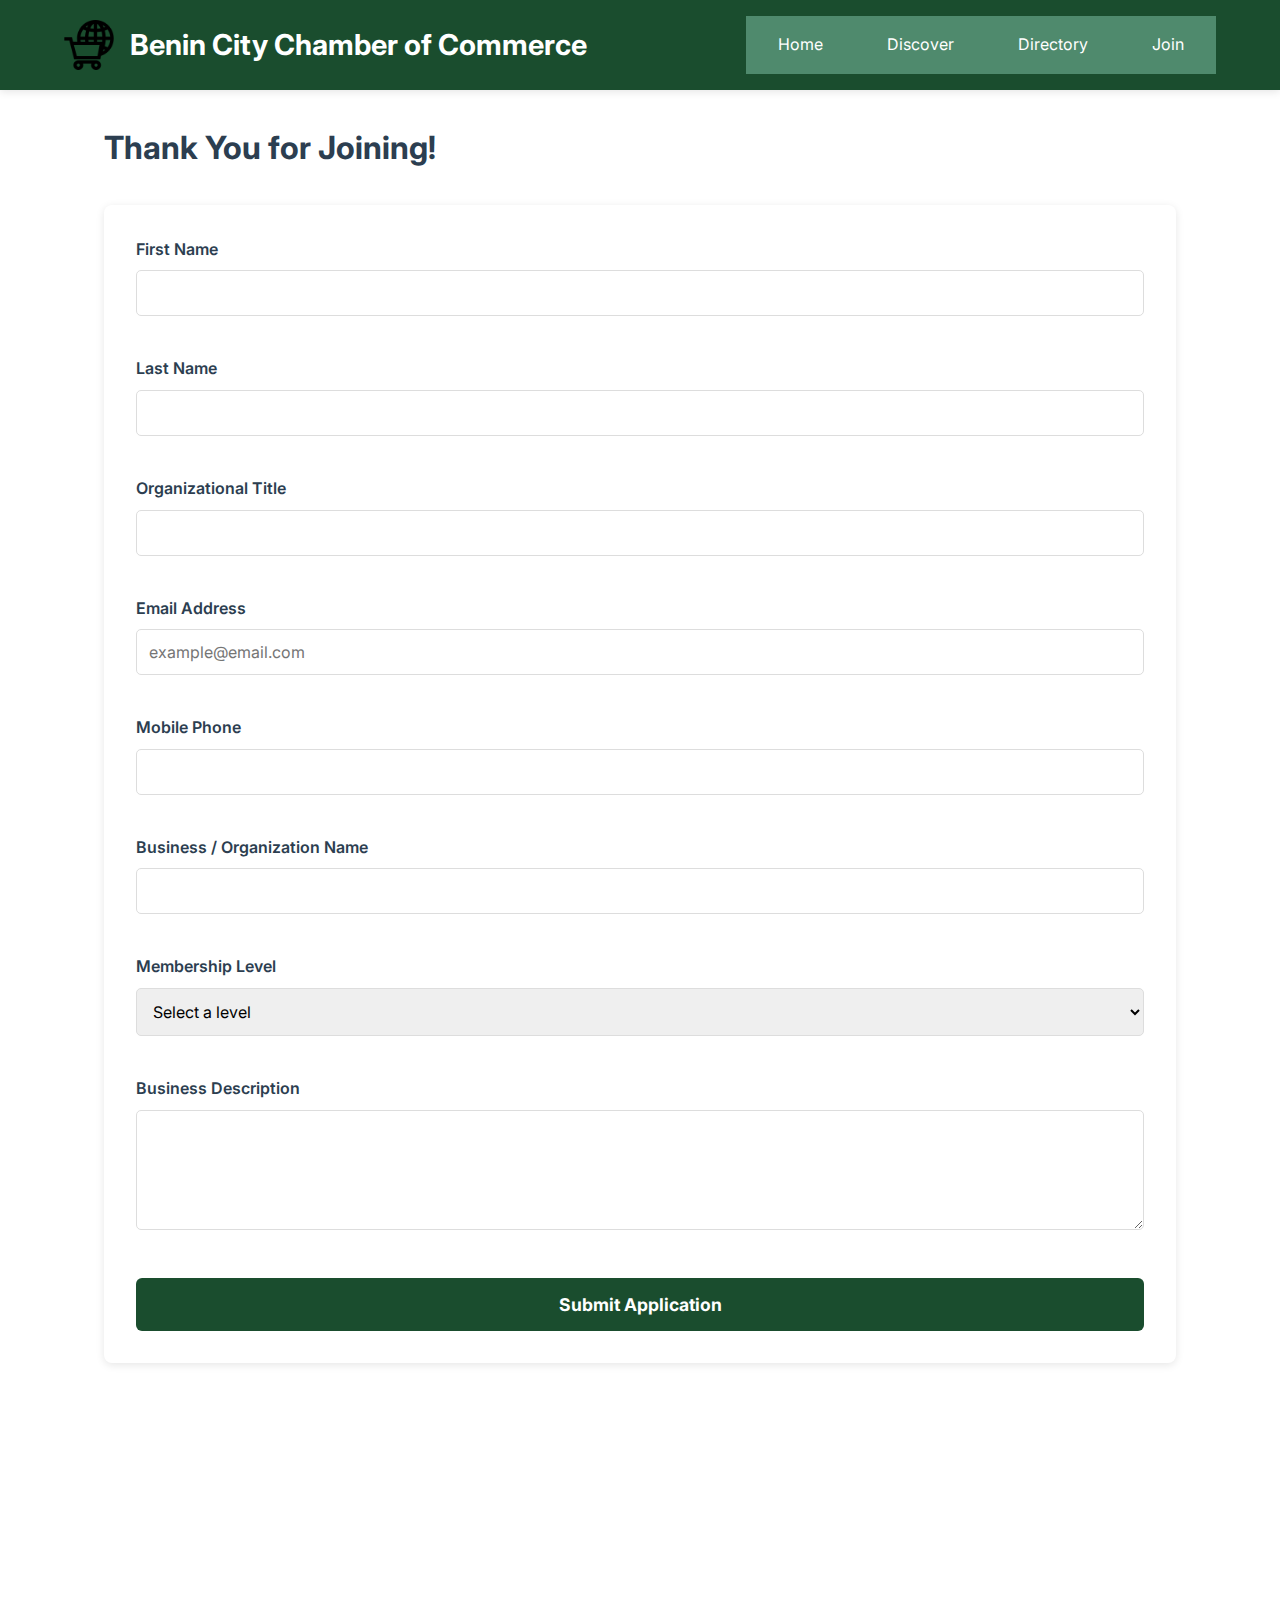
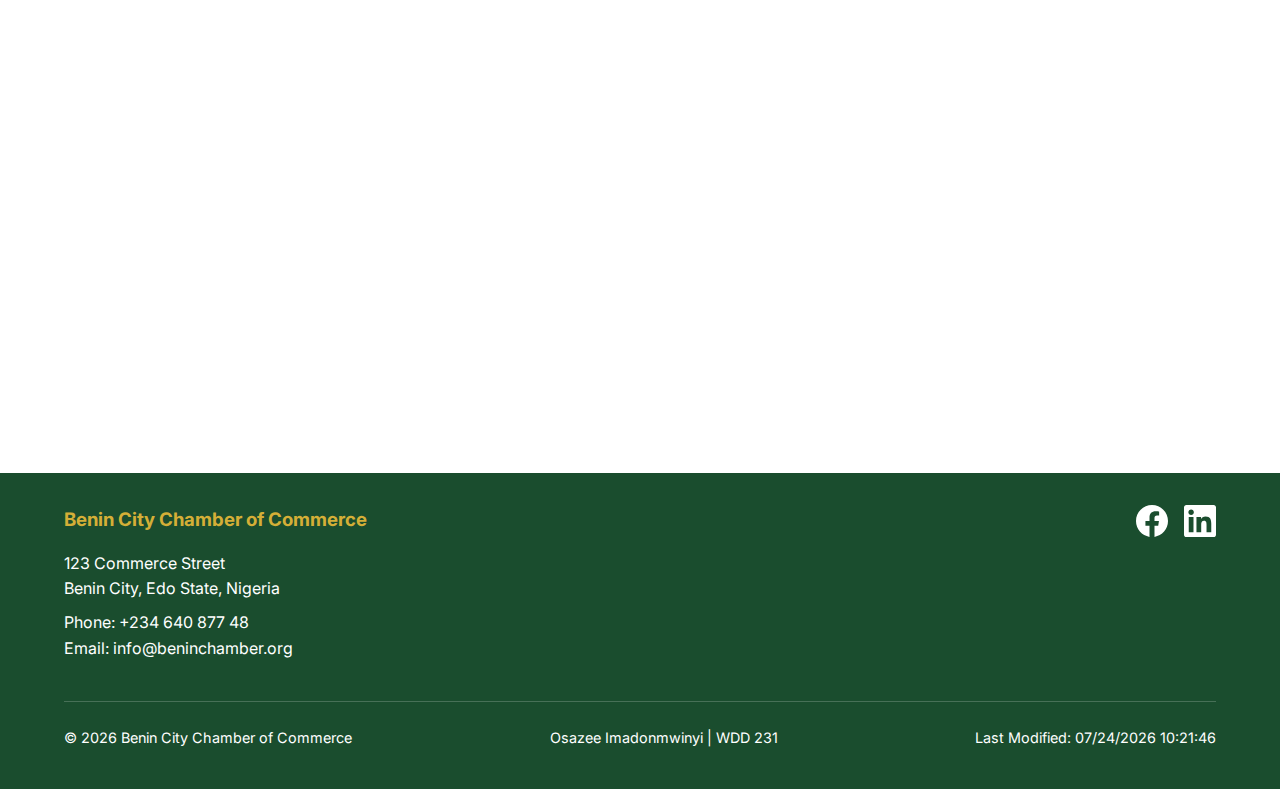
<file: chamber/join.html>
<!DOCTYPE html>
<html lang="en">
<head>
    <meta charset="UTF-8">
    <meta name="viewport" content="width=device-width, initial-scale=1.0">
     <meta name="description" content="Join the Benin City Chamber of Commerce. Become a member and connect with local businesses, grow your network, and access business opportunities.">
     <meta name="author" content="Osazee Imadonmwinyi">

    <link rel="icon" href="favicon.ico" type="image/x-icon">

    <meta property="og:type" content="website">
    <meta property="og:url" content="https://imaosazee4github.github.io/chamber/join.html">
    <meta property="og:title" content="Join the Chamber - Benin City Chamber of Commerce">
    <meta property="og:description" content="Apply for membership and become part of the Benin City Chamber of Commerce. Support local business growth and collaboration.">
    <meta property="og:image" content="https://imaosazee4github.github.io/chamber/chamber-og-image.jpg">

    <meta name="twitter:card" content="summary_large_image">
    <meta name="twitter:title" content="Join the Chamber - Benin City Chamber of Commerce">
    <meta name="twitter:description" content="Become a member of the Benin City Chamber of Commerce and grow your business network.">
    <meta name="twitter:image" content="https://imaosazee4github.github.io/chamber/chamber-og-image.jpg">

    <title>Join the Chamber | Benin City Chamber of Commerce</title>

    <link rel="preconnect" href="https://fonts.googleapis.com">
    <link rel="preconnect" href="https://fonts.gstatic.com" crossorigin>
    <link href="https://fonts.googleapis.com/css2?family=Inter:wght@400;600;700&family=Playfair+Display:wght@700&display=swap" rel="stylesheet">



     <link rel="stylesheet" href="styles/small.css">
    <link rel="stylesheet" href="styles/large.css">

    <script src="./scripts/join.js" defer></script>
    <script src="./scripts/home.js" defer></script>
</head>
<body>
      <header>
        <div class="header-container">
            <div class="logo-section">
                <img src="images/logo.png" alt="Benin city chamber Logo" class="logo">
                <div class="header-text">
                    <h1>Benin City Chamber of Commerce</h1>
                </div>
            </div>
            <button class="hamburger"  aria-label="Toggle navigation" aria-expanded="false">
                ☰
            </button>
            <nav>
                <ul>
                    <li><a href="index.html">Home</a></li>
                    <li><a href="discover.html">Discover</a></li>
                    <li><a href="directory.html">Directory</a></li>
                    <li><a href="join.html">Join</a></li>
                </ul>
            </nav>
        </div>
    </header>
    <main class="join-layout">
        <h1>Thank You for Joining!</h1>
        <section class="join-form">
                <form method="get" action="thankyou.html">

        <label>
            First Name
            <input type="text" name="fname" title="Enter your first name"
                   autocomplete="given-name" required>
        </label>

        <label>
            Last Name
            <input type="text" name="lname" title="Enter your last name"
                   autocomplete="family-name" required>
        </label>

        <label>
            Organizational Title
            <input type="text" name="orgtitle" title="Your title in the organization"
                   autocomplete="organization-title"
                   pattern="[A-Za-z\s\-]{7,}">
        </label>

        <label>
            Email Address
            <input type="email" name="email" title="Enter your email address"
                   placeholder="example@email.com"
                   autocomplete="email" required>
        </label>

        <label>
            Mobile Phone
            <input type="tel" name="phone" title="Enter your mobile number"
                   autocomplete="tel" required>
        </label>

        <label>
            Business / Organization Name
            <input type="text" name="organization" title="Business name"
                   autocomplete="organization" required>
        </label>

        <label>
            Membership Level
            <select name="membership" title="Select a membership level" required>
                <option value="">Select a level</option>
                <option value="np">NP Membership</option>
                <option value="bronze">Bronze Membership</option>
                <option value="silver">Silver Membership</option>
                <option value="gold">Gold Membership</option>
            </select>
        </label>

        <label>
            Business Description
            <textarea name="description" title="Describe your organization"></textarea>
        </label>

       
        <input type="hidden" name="timestamp" id="timestamp">

        <input type="submit" value="Submit Application">

    </form>
    </section>
    <section>
       <article class="card animate">
        <h2>NP Membership</h2>
        <p>No fee for non-profits</p>
        <a href="#npModal">View Benefits</a>
    </article>

    <article class="card animate">
        <h2>Bronze</h2>
        <p>Basic business exposure</p>
        <a href="#bronzeModal">View Benefits</a>
    </article>

    <article class="card animate">
        <h2>Silver</h2>
        <p>Advertising + events</p>
        <a href="#silverModal">View Benefits</a>
    </article>

    <article class="card animate">
        <h2>Gold</h2>
        <p>Premium visibility</p>
        <a href="#goldModal">View Benefits</a>
    </article>
        </section>

    </main>
<!-- MODALS -->
<div id="npModal" class="modal">
    <div class="modal-content">
        <h3>NP Membership Benefits</h3>
        <p>Community events, directory listing</p>
        <a href="#">Close</a>
    </div>
</div>

    <div id="bronzeModal" class="modal">
    <div class="modal-content">
        <h3>Bronze Membership Benefits</h3>
        <p>Directory listing, training access</p>
        <a href="#">Close</a>
    </div>
</div>

<div id="silverModal" class="modal">
    <div class="modal-content">
        <h3>Silver Membership Benefits</h3>
        <p>Advertising spots, event discounts</p>
        <a href="#">Close</a>
    </div>
</div>

    <div id="goldModal" class="modal">
    <div class="modal-content">
        <h3>Gold Membership Benefits</h3>
        <p>Homepage spotlight, premium ads, VIP events</p>
        <a href="#">Close</a>
    </div>
</div>
    
    <footer>
        <div class="footer-content">
            <div class="footer-info">
                <h3>Benin City Chamber of Commerce</h3>
                <p>123 Commerce Street <br >
                Benin City, Edo State, Nigeria</p>
                <p>Phone: +234 640 877 48 <br >
                Email: info@beninchamber.org
                </p>
            </div>
             <div class="footer-social">
                <a href="https://facebook.com" target="_blank" rel="noopener" aria-label="Facebook">
                    <svg width="32" height="32" viewBox="0 0 24 24" fill="currentColor">
                        <path d="M24 12.073c0-6.627-5.373-12-12-12s-12 5.373-12 12c0 5.99 4.388 10.954 10.125 11.854v-8.385H7.078v-3.47h3.047V9.43c0-3.007 1.792-4.669 4.533-4.669 1.312 0 2.686.235 2.686.235v2.953H15.83c-1.491 0-1.956.925-1.956 1.874v2.25h3.328l-.532 3.47h-2.796v8.385C19.612 23.027 24 18.062 24 12.073z"/>
                    </svg>
                </a>
                <a href="https://linkedin.com" target="_blank" rel="noopener" aria-label="LinkedIn">
                    <svg width="32" height="32" viewBox="0 0 24 24" fill="currentColor">
                        <path d="M20.447 20.452h-3.554v-5.569c0-1.328-.027-3.037-1.852-3.037-1.853 0-2.136 1.445-2.136 2.939v5.667H9.351V9h3.414v1.561h.046c.477-.9 1.637-1.85 3.37-1.85 3.601 0 4.267 2.37 4.267 5.455v6.286zM5.337 7.433c-1.144 0-2.063-.926-2.063-2.065 0-1.138.92-2.063 2.063-2.063 1.14 0 2.064.925 2.064 2.063 0 1.139-.925 2.065-2.064 2.065zm1.782 13.019H3.555V9h3.564v11.452zM22.225 0H1.771C.792 0 0 .774 0 1.729v20.542C0 23.227.792 24 1.771 24h20.451C23.2 24 24 23.227 24 22.271V1.729C24 .774 23.2 0 22.222 0h.003z"/>
                    </svg>
                </a>
            </div>
        </div>
         <div class="footer-bottom">
            <p>&copy; <span id="currentYear"></span> Benin City Chamber of Commerce</p>
            <p>Osazee Imadonmwinyi | WDD 231</p>
            <p id="lastModified"></p>
        </div>
    </footer>
</body>
</html>
</file>
<file: styles/small.css>
*{
    margin: 0;
    padding: 0;
    box-sizing: border-box;
}

:root{
    --primary-color: #2c3e50;
    --secondary-color:#1a5490;
    --accent-color:#e74c3c;
    --bg-color: #ecf0f1;
    --text-color: #2c3e50;
    --completed-color: #1e7e34;
    --card-bg: #ffffff;
    --footer-bg:#34495e;
}

body{
    line-height: 1.6;
    color: var(--text-color);
    background-color: var(--bg-color);
    font-family: 'Inter', sans-serif;
}

header{
    background-color: var(--primary-color);
    color: white;
    padding: 1rem 5%;
    display: flex;
    justify-content: space-between;
    align-items: center;
    box-shadow: 0 2px 5px rgba(0, 0, 0.1);
    position: relative;
}

.header-content{
    display: flex;
    align-items: center;
    gap: 1rem;
}

.logo{
    width: 50px;
    height: 50px;
    fill: white;
}

header span{
    font-size: 1.2rem;
    font-weight: 600;
}

.hamburger{
    background-color: transparent;
    border: none;
    color: white;
    font-size: 1.8rem;
    cursor: pointer;
    padding: 0.5rem;
    display: block;
    transition: transform 0.3s ease;
    z-index: 1001;
}

.hamburger.active{
    transform: rotate(90deg);
}

nav {
    background-color: var(--secondary-color);
    position: absolute;
    top: 100%;
    left: 0;
    right: 0;
    max-height: 0;
    overflow: hidden;
    transition: max-height 0.3s ease-in-out;
    z-index: 1000;
}

nav.active{
    max-height: 500px;
}

/* nav .open{
    max-height: 300px;
} */

nav ul{
    list-style: none;
    display: flex;
    flex-direction: column;
    padding: 0;
    margin: 0;
}

nav li{
    border-bottom: 1px solid rgba(255, 255, 255, 0.1);
}

nav li:last-child{
    border-bottom: none;
}

nav a{
    display: block;
    color: white;
    text-decoration: none;
    padding: 1rem 5%;
    transition: background-color 0.3s ease;
}

nav a:hover {
    background-color: rgba(0, 0, 0.2);
}

nav a.active{
    background-color: rgba(0, 0, 0.3);
}

main{
    max-width: 1200px;
    margin: 2rem auto;
    padding: 0 5%;
}

h1{
    font-size: 2.5rem;
    margin-bottom: 2rem;
    color: var(--primary-color);
}

section{
    background-color: var(--card-bg);
    padding: 2rem;
    margin-bottom: 2rem;
    border-radius: 8px;
    box-shadow: 0 2px 8px rgba(0, 0, 0, 0.1);
}

h2{
    font-size: 1.8rem;
    margin-bottom: 1rem;
    color: var(--primary-color);
    border-bottom: 3px solid var(--secondary-color);
    padding-bottom: 0.5rem;
}

.about-content{
    display: flex;
    flex-direction: column;
    gap: 2.5rem;
}

.student-photo{
    width: 100%;
    max-width: 300px;
    height: 400px;
    border-radius: 8px;
    box-shadow: 0 4px 8px rgba(0,0,0,0.2);
    object-fit: cover;
}
.about-text{
  width: 100%;
}
.about-text p{
margin-bottom: 0.5rem;
line-height: 1.8;
font-size: larger;
font-weight: 800;
}


 .filter-buttons {
            display: flex;
            gap: 1rem;
            margin-bottom: 1.5rem;
            flex-wrap: wrap;
        }

        .filter-buttons button {
            flex: 1;
            min-width: 80px;
            padding: 0.75rem 1.5rem;
            border: 2px solid var(--secondary-color);
            background-color: white;
            color: var(--secondary-color);
            font-weight: 600;
            border-radius: 5px;
            cursor: pointer;
            transition: all 0.3s ease;
        }

        .filter-buttons button:hover {
            background-color: var(--secondary-color);
            color: white;
        }

        .filter-buttons button.active {
            background-color: var(--secondary-color);
            color: white;
        }

        .credits-display {
            font-size: 1.1rem;
            font-weight: 600;
            margin-bottom: 1rem;
            color: var(--primary-color);
        }

        .courses-grid {
            display: grid;
            grid-template-columns: 1fr;
            gap: 1rem;
        }

        .course-card {
            background-color: var(--bg-color);
            padding: 1rem;
            border-radius: 5px;
            border: 2px solid #ddd;
            transition: transform 0.2s ease, box-shadow 0.2s ease;
        }

        .course-card:hover {
            transform: translateY(-2px);
            box-shadow: 0 4px 12px rgba(0,0,0,0.15);
        }

        .course-card.completed {
            background-color: #d5f4e6;
            border-color: var(--completed-color);
        }

        .course-card h3 {
            font-size: 1.1rem;
            margin-bottom: 0.25rem;
            color: var(--primary-color);
        }

        .course-card.completed h3::after {
            content: " ✓";
            color: var(--completed-color);
        }

        footer {
            background-color: var(--footer-bg);
            color: white;
            padding: 2rem 5%;
            margin-top: 3rem;
        }

        .footer-content {
            max-width: 1200px;
            margin: 0 auto;
            display: flex;
            flex-direction: column;
            gap: 1.5rem;
            text-align: center;
        }

        .social-links {
            display: flex;
            justify-content: center;
            gap: 1.5rem;
        }

        .social-links a {
            color: white;
            font-size: 2rem;
            transition: color 0.3s ease;
        }

        .social-links a:hover {
            color: var(--secondary-color);
        }

        .copyright, #lastModified {
            font-size: 0.9rem;
        }

.projects-section h2{
    font-size: 1.5rem;
    margin-bottom: 1.5rem;
    text-align: center;
}
.projects-grid {
    display: grid;
    grid-template-columns: 1fr;
    gap: 1.25rem;
    padding: 0;
}

.card-item {
    background: white;
    border-radius: 12px;
    overflow: hidden;
    box-shadow: 0 2px 8px rgba(0,0,0,0.1);
    transition: transform 0.3s, box-shadow 0.3s;
}

.card-item:hover {
    transform: translateY(-5px);
    box-shadow: 0 4px 16px rgba(0, 0, 0, 0.15);
}

.project-image {
    width: 100%;
    height: 160px;
    object-fit: cover;
}

.project-content {
    padding: 1rem;
}

.subject-badge {
    display: inline-block;
    background: #007bff;
    color: white;
    padding: 0.25rem 0.75rem;
    border-radius: 4px;
    font-size: 0.75rem;
    font-weight: 600;
    margin-bottom: 0.5rem;
}

.project-content h3{
    font-size: 0.125rem;
    margin: 0.5rem 0;
    color: #333;
}

.project-content p{
    font-size: 0.875rem;
    line-height: 1.6;
    color: #666;
    margin: 0.75rem 0;
}

.technologies {
    display: flex;
    flex-wrap: wrap;
    gap: 0.5rem;
    margin: 1rem 0;
}

.tech-tag {
    background: #f0f0f0;
    padding: 0.35rem 0.6rem;
    border-radius: 4px;
    color: #555;
    font-size: 0.7rem;
    font-weight: 500;
}

.project-links {
    display: flex;
    flex-direction: column;
    gap: 0.75rem;
    margin-top: 1rem;
}

.btn-live, 
.btn-github {
    padding: 0.5rem 1rem;
    border-radius: 4px;
    text-decoration: none;
    text-align: center;
    font-weight: 600;
    font-size: 0.875rem;
    transition: background 0.3s, transform 0.1s;
}

.btn-live:active,
.btn-github:active {
    transform: scale(0.98);
}

.btn-live {
    background: #28a745;
    color: white;
}

.btn-live:hover{
background: #218838;
}

.btn-github {
    background: #333;
    color: white;
}

.btn-github:hover{
    background: #24292e;
}
</file>
<file: styles/large.css>
@media (min-width: 768px) {
            .hamburger {
                display: none;
            }

            nav {
                position: static;
                max-height: none;
                background-color: transparent;
            }

            nav ul {
                flex-direction: row;
                justify-content: flex-start;
                background-color: var(--secondary-color);
                border-radius: 5px;
            }

            nav li {
                border-bottom: none;
            }

            nav a {
                padding: 1rem 2rem;
            }

            .about-content {
                flex-direction: row;
                align-items: flex-start;
            }

            .about-text {
                flex: 1;
            }

            .student-photo {
                flex-shrink: 0;
            }

            .courses-grid {
                grid-template-columns: repeat(2, 1fr);
            }

             .footer-content {
                flex-direction: row;
                justify-content: space-between;
                align-items: center;
                text-align: left;
            }
            
        }
        

            @media (min-width: 1024px) {
            h1 {
                font-size: 3rem;
            }

            .courses-grid {
                grid-template-columns: repeat(3, 1fr);
            }

            main {
                display: grid;
                grid-template-columns: 1fr 1fr;
                gap: 2rem;
            }

            main h1 {
                grid-column: 1 / -1;
            }

            .about-section {
                grid-column: 1 / -1;
            }

            .certificate-section {
                grid-column: 1 / -1;
            }
        }
</file>
<file: chamber/styles/small.css>
:root {
  --primary-color: #1a4d2e;
  --secondary-color: #4f8a6d;
  --accent-color: #b8860b;
  --accent-light: #d4af37;
  --link-color: #1a4d2e;
  --link-hover: #4f8a6d;
  --text-color: #2c3e50;
  --white: #ffffff;
  --bg-color: #ffffff;
  --border-color: #ddd;
  --shadow: 0 2px 8px rgba(0, 0, 0, 0.1);
  --orange-accessible: #170e05;
}

* {
  margin: 0;
  padding: 0;
  box-sizing: border-box;
}

body {
  font-family: "Inter", "Segoe UI", Arial, sans-serif;
  line-height: 1.6;
  color: var(--text-color);
  background-color: var(--bg-color);
}

img {
  max-width: 100%;
  height: auto;
}

header {
  background-color: var(--primary-color);
  color: var(--white);
  padding: 1rem 5%;
  box-shadow: var(--shadow);
  position: relative;
}

.header-container {
  display: flex;
  justify-content: space-between;
  align-items: center;
  max-width: 1200px;
  margin: 0 auto;
}

.logo-section {
  display: flex;
  align-items: center;
  gap: 1rem;
}

.logo {
  width: 50px;
  height: 50px;
}

.header-text h1 {
  font-size: 1.2rem;
  font-weight: 700;
}

.hamburger {
  background: transparent;
  border: none;
  color: var(--white);
  font-size: 2rem;
  cursor: pointer;
  padding: 0.5rem;
  display: block;
  z-index: 1001;
}

.hamburger.active {
  color: var(--accent-light)
}

nav {
  position: absolute;
  top: 100%;
  left: 0;
  right: 0;
  background-color: var(--secondary-color);
  z-index: 1000;
  max-height: 0;
  overflow: hidden;
  transition: max-height 0.4s ease-in-out;
}

nav.active {
  max-height: 500px;
}

nav ul {
  list-style: none;
  padding: 0;
  margin: 0;
}

nav li {
  border-bottom: 1px solid rgba(255, 255, 255, 0.1);
}

nav a {
  display: block;
  color: var(--white);
  text-decoration: none;
  padding: 1rem 5%;
  transition: background-color 0.3s;
}

nav a:hover,
nav a.active {
  background-color: rgba(0, 0, 0, 0.2);
}

main {
  max-width: 1200px;
  margin: 2rem auto;
  padding: 0 5%;
}

.page-title {
  font-size: 2rem;
  color: var(--primary-color);
  margin-bottom: 1.5rem;
  text-align: center;
}

.directory-controls {
  display: flex;
  justify-content: center;
  gap: 1rem;
  margin-bottom: 2rem;
}

.view-btn {
  display: flex;
  align-items: center;
  gap: 0.5rem;
  background-color: var(--bg-color);
  padding: 0.75rem 1.5rem;
  border: 2px solid var(--border-color);
  color: #1a4d2e;
  cursor: pointer;
  border-radius: 5px;
  font-size: 1rem;
  font-weight: 600;
  transition: all 0.3s;
}

.view-btn:hover {
  background-color: var(--primary-color);
  color: var(--white);
}

.view-btn.active {
  background-color: var(--primary-color);
  color: var(--white);
}

.view-btn svg {
  width: 20px;
  height: 20px;
}

.members-grid {
  display: grid;
  grid-template-columns: 1fr;
  gap: 1.5rem;
}

.members-list {
  display: flex;
  flex-direction: column;
  gap: 1rem;
}

.member-card {
  background-color: var(--white);
  border-radius: 8px;
  overflow: hidden;
  box-shadow: var(--shadow);
  transition:
    transform 0.3s,
    box-shadow 0.3s;
}

.member-card:hover {
  transform: translateY(-5px);
  box-shadow: 0 4px 12px rgba(0, 0, 0, 0.15);
}

.member-image {
  width: 100%;
  height: 200px;
  object-fit: cover;
}

.member-info {
  padding: 1.5rem;
  color: #000;
}

.member-info h3 {
  color: var(--primary-color);
  font-size: 1.3rem;
  margin-bottom: 0.5rem;
}

.spotlight-info,
.membership-badge {
  display: inline-block;
  padding: 0.25rem 0.75rem;
  border-radius: 20px;
  font-size: 0.85rem;
  font-weight: 600;
  margin-bottom: 0.5rem;
}

.badge-gold {
  background-color: #e6b800;
  color: #000;
}

.badge-silver {
  background-color: #a9a9a9cb;
  color: #000;
}

.badge-member {
  background-color: var(--orange-accessible);
  color: var(--white);
}

.member-info p {
  margin: 0.5rem 0;
  font-size: 0.95rem;
}

.member-info a {
  color: var(--primary-color);
  text-decoration: none;
}

.member-info a:hover {
  color: var(--secondary-color);
  text-decoration: underline;
}

.members-list .member-card {
  display: flex;
  flex-direction: row;
}

.members-list .member-image {
  width: 150px;
  height: auto;
  flex-shrink: 0;
}

.members-list .member-info {
  flex: 1;
}

footer {
  background-color: var(--primary-color);
  color: var(--white);
  padding: 2rem 5%;
  margin-top: 3rem;
}

.footer-content {
  max-width: 1200px;
  margin: 0 auto;
  display: flex;
  flex-direction: column;
  gap: 2rem;
}

.footer-info h2,
.footer-info h3 {
  margin-bottom: 1rem;
  color: var(--accent-light);
}

.footer-info p {
  margin: 0.5rem 0;
}

.footer-social {
  display: flex;
  gap: 1rem;
  justify-content: center;
}

.footer-social a {
  color: var(--white);
  transition: color 0.3s;
}

.footer-social a:hover {
  color: var(--accent-light);
}

.footer-bottom {
  max-width: 1200px;
  margin: 2rem auto 0;
  padding-top: 1rem;
  border-top: 1px solid rgba(255, 255, 255, 0.2);
  text-align: center;
}

.footer-bottom p {
  margin: 0.5rem 0;
  font-size: 0.9rem;
}

.hero {
  margin-bottom: 2rem;
}

.hero-container {
  position: relative;
  width: 100%;
  height: 400px;
  overflow: hidden;
}

.hero-container img {
  width: 100%;
  height: 100%;
  object-fit: cover;
  display: block;
}

.hero-items {
  position: absolute;
  top: 50%;
  left: 50%;
  transform: translate(-50%, -50%);
  text-align: center;
  color: var(--white);
  width: 90%;
  max-width: 800px;
  background-color: rgba(255, 255, 255, 0.2);
  backdrop-filter: blur(10px);
  -webkit-backdrop-filter: blur(10px);
  padding: 2rem;
  border-radius: 10px;
  border: 1px solid rgba(255, 255, 255, 0.3);
  box-shadow: 0 8px 32px rgba(0, 0, 0, 0.1);
}

.hero-items h2 {
  font-size: 1.8rem;
  margin-bottom: 1rem;
  color: var(--white);
  border: none;
  padding: 0;
  text-shadow: 2px 2px 8px rgba(0, 0, 0, 0.8);
  font-weight: 700;
}

.hero-items p {
  font-size: 1.1rem;
  margin-bottom: 2rem;
  line-height: 1.6;
  color: var(--white);
  text-shadow: 1px 1px 6px rgba(0, 0, 0, 0.8);
}

.hero-items a {
  display: inline-block;
  background-color: var(--accent-light);
  color: var(--text-color);
  text-decoration: none;
  font-size: 1.1rem;
  padding: 1rem 2.5rem;
  border-radius: 5px;
  font-weight: 600;
  transition:
    background-color 0.3s,
    transform 0.2s;
  box-shadow: 0 2px 8px rgba(0, 0, 0, 0.3);
}

.hero-items a:hover {
  background-color: var(--accent-color);
  transform: translateY(-2px);
  box-shadow: 0 6px 16px rgba(0, 0, 0, 0.4);
}

.section-title {
  font-size: 1.8rem;
  color: var(--primary-color);
  text-align: center;
  margin-bottom: 2rem;
  border-bottom: 3px solid var(--secondary-color);
  padding-bottom: 0.5rem;
}

.cta-section {
  padding: 2rem 5%;
  margin-bottom: 2rem;
}

.cta-grid {
  display: grid;
  grid-template-columns: 1fr;
  gap: 1.5rem;
}

.cta-card {
  background-color: var(--white);
  padding: 2rem;
  border-radius: 8px;
  box-shadow: var(--shadow);
  transition:
    transform 0.3s,
    box-shadow 0.3s;
}

.cta-card:hover {
  transform: translateY(-10px);
  box-shadow: 0 4px 12px rgba(0, 0, 0, 0.15);
}

.cta-card h3 {
  color: var(--primary-color);
  font-size: 1.4rem;
  margin-bottom: 1rem;
}

.cta-card p {
  margin-bottom: 1rem;
  color: var(--text-color);
}

.card-link {
  color: var(--link-color);
  text-decoration: none;
  font-weight: 600;
  transition: color 0.3s;
}

.card-link:hover {
  color: var(--link-hover);
}

.weather-section {
  padding: 2rem 5%;
  margin-bottom: 2rem;
}

.weather-widget {
  max-width: 800px;
  margin: 0 auto;
  background-color: var(--white);
  padding: 2rem;
  border-radius: 8px;
  box-shadow: var(--shadow);
}

.weather-container {
  display: flex;
  flex-direction: column;
  gap: 1rem;
}

.weather-loading,
.weather-error {
  text-align: center;
  padding: 2rem;
}

.weather-current {
  display: flex;
  align-items: center;
  gap: 1.5rem;
  padding-bottom: 1.5rem;
  border-bottom: 2px solid var(--border-color);
}

.weather-icon {
  width: 100px;
  height: 100px;
}

.weather-details {
  flex: 1;
}

.weather-temp {
  font-size: 2.5rem;
  font-weight: 700;
  color: var(--primary-color);
  margin: 0;
}

.weather-desc {
  font-size: 1.2rem;
  text-transform: capitalize;
  color: var(--text-color);
  margin: 0.5rem 0;
}

.weather-humidity {
  font-size: 0.95rem;
  color: var(--text-color);
  margin-top: 0.5rem;
}

.weather-note {
  font-size: 0.85rem;
  color: #999;
  font-style: italic;
  margin-top: 0.5rem;
}

.weather-forecast h3 {
  font-size: 1.3rem;
  color: var(--primary-color);
  margin-bottom: 1rem;
  text-align: center;
}

.forecast-grid {
  display: grid;
  grid-template-columns: repeat(3, 1fr);
  gap: 0.5rem;
}

.forecast-day {
  background-color: var(--bg-color);
  padding: 0.5rem;
  border-radius: 8px;
  text-align: center;
  transition: transform 0.3s;
}

.forecast-day:hover {
  transform: translateY(-3px);
}

.forecast-date {
  font-weight: 600;
  color: var(--primary-color);
  margin-bottom: 0.5rem;
  font-size: 0.95rem;
}

.forecast-day img {
  width: 60px;
  height: 60px;
  margin: 0.5rem 0;
}

.forecast-temp {
  font-size: 1.5rem;
  font-weight: 700;
  color: var(--accent-color);
  margin: 0.5rem 0;
}

.forecast-desc {
  font-size: 0.85rem;
  text-transform: capitalize;
  color: var(--text-color);
}

.spotlight-section {
  padding: 2rem 5%;
  margin-bottom: 2rem;
  background-color: var(--bg-color);
}

.spotlight-grid {
  display: grid;
  grid-template-columns: 1fr;
  gap: 2rem;
  max-width: 1200px;
  margin: 0 auto;
}

.spotlight-card {
  background-color: var(--white);
  border-radius: 8px;
  overflow: hidden;
  box-shadow: var(--shadow);
  transition:
    transform 0.3s,
    box-shadow 0.3s;
  display: flex;
  flex-direction: column;
}

.spotlight-card:hover {
  transform: translateY(-5px);
  box-shadow: 0 6px 16px rgba(0, 0, 0, 0.2);
}

.spotlight-logo {
  width: 100%;
  height: 200px;
  overflow: hidden;
  background-color: var(--bg-color);
}

.spotlight-image {
  width: 100%;
  height: 100%;
  object-fit: cover;
}

.spotlight-info {
  padding: 1.5rem;
}

.spotlight-info h3 {
  color: var(--primary-color);
  font-size: 1.5rem;
  margin-bottom: 0.75rem;
}

.spotlight-info p {
  margin: 1rem 0;
  line-height: 1.6;
  color: var(--text-color);
}

.spotlight-address,
.spotlight-phone,
.spotlight-website {
  font-size: 0.95rem;
  color: var(--link-color);
}

.spotlight-website a {
  color: var(--link-color);
  text-decoration: none;
  word-break: break-word;
}

.site-title {
  font-size: 1.2rem;
  font-weight: 700;
  color: var(--white);
}

.spotlight-website a:hover {
  text-decoration: underline;
  color: var(--link-hover);
}

.events-section {
  padding: 2rem 5%;
  margin-bottom: 2rem;
}

.events-grid {
  display: grid;
  grid-template-columns: 1fr;
  gap: 1.5rem;
}

.event-card {
  background-color: var(--white);
  padding: 1.5rem;
  border-radius: 8px;
  box-shadow: var(--shadow);
  display: flex;
  gap: 1.5rem;
  transition: transform 0.3s;
}

.event-card:hover {
  transform: translateY(-3px);
}

.event-date {
  background-color: var(--primary-color);
  color: var(--white);
  padding: 1rem;
  border-radius: 8px;
  text-align: center;
  min-width: 80px;
  height: fit-content;
}

.event-date .month {
  display: block;
  font-size: 0.9rem;
  font-weight: 600;
}

.event-date .day {
  display: block;
  font-size: 2rem;
  font-weight: 700;
}

.event-info h3 {
  color: var(--primary-color);
  font-size: 1.2rem;
  margin-bottom: 0.5rem;
}

.event-time,
.event-location {
  font-size: 0.9rem;
  color: var(--text-color);
  margin: 0.25rem 0;
  font-weight: 600;
}

.event-info p:last-child {
  margin-top: 0.75rem;
  color: var(--text-color);
}

.community-info {
  padding: 2rem 5%;
  margin-bottom: 2rem;
  background-color: var(--bg-color);
}

.info-grid {
  display: grid;
  grid-template-columns: 1fr;
  gap: 1.5rem;
}

.info-card {
  background-color: var(--white);
  padding: 2rem;
  border-radius: 8px;
  box-shadow: var(--shadow);
  text-align: center;
}

.info-card h3 {
  color: var(--primary-color);
  font-size: 1.2rem;
  margin-bottom: 0.5rem;
}

.info-stat {
  font-size: 2.5rem;
  font-weight: 700;
  color: var(--accent-color);
  margin: 1rem 0;
}

.info-card p:last-child {
  color: var(--text-color);
  font-size: 0.95rem;
}

.join-layout {
  display: grid;
  grid-template-columns: 1fr;
  gap: 2rem;
}

.join-form form {
  display: flex;
  flex-direction: column;
  gap: 1.25rem;
}

.join-form label {
  display: flex;
  flex-direction: column;
  font-weight: 600;
  color: var(--text-color);
}

.join-form input,
.join-form select,
.join-form textarea {
  margin-top: 0.4rem;
  padding: 0.6rem;
  border-radius: 6px;
  border: 1px solid var(--border-color);
  font-size: 1rem;
  font-family: inherit;
}

.join-form textarea {
  min-height: 120px;
  resize: vertical;
}

.join-form input:focus,
.join-form select:focus,
.join-form textarea:focus {
  outline: 2px solid var(--secondary-color);
}

.join-form input[type="submit"] {
  background-color: var(--primary-color);
  color: var(--white);
  font-weight: 700;
  cursor: pointer;
  border: none;
  transition:
    background-color 0.3s,
    transform 0.2s;
}

.join-form input[type="submit"]:hover {
  background-color: var(--secondary-color);
  transform: translateY(-2px);
}

.membership-cards {
  display: grid;
  grid-template-columns: 1fr;
  gap: 1.25rem;
}

.card {
  background-color: var(--white);
  padding: 1.5rem;
  border-radius: 8px;
  box-shadow: var(--shadow);
  text-align: center;
}

.card h2 {
  color: var(--primary-color);
  margin-bottom: 0.5rem;
}

.card a {
  display: inline-block;
  margin-top: 0.75rem;
  color: var(--secondary-color);
  font-weight: 600;
  text-decoration: none;
}

.card a:hover {
  text-decoration: underline;
}

.animate {
  opacity: 0;
  transform: translateY(20px);
  animation: fadeUp 0.9s ease forwards;
}

.animate:nth-child(2) {
  animation-delay: 0.15s;
}
.animate:nth-child(3) {
  animation-delay: 0.3s;
}
.animate:nth-child(4) {
  animation-delay: 0.45s;
}

@keyframes fadeUp {
  to {
    opacity: 1;
    transform: translateY(0);
  }
}

.modal {
  position: fixed;
  inset: 0;
  background-color: rgba(0, 0, 0, 0.6);
  display: none;
  align-items: center;
  justify-content: center;
  z-index: 2000;
}

.modal:target {
  display: flex;
}

.modal-content {
  background-color: var(--white);
  padding: 2rem;
  border-radius: 8px;
  max-width: 500px;
  width: 90%;
  text-align: center;
}

.modal-content h3 {
  color: var(--primary-color);
  margin-bottom: 1rem;
}

.modal-content a {
  display: inline-block;
  margin-top: 1rem;
  font-weight: 600;
  color: var(--secondary-color);
  text-decoration: none;
}

.discover-grid {
  display: grid;
  grid-template-areas:
    "card1"
    "card2"
    "card3"
    "card4"
    "card5"
    "card6"
    "card7"
    "card8";
  gap: 1rem;
}

.card1 {
  grid-area: card1;
}
.card2 {
  grid-area: card2;
}
.card3 {
  grid-area: card3;
}
.card4 {
  grid-area: card4;
}
.card5 {
  grid-area: card5;
}
.card6 {
  grid-area: card6;
}
.card7 {
  grid-area: card7;
}
.card8 {
  grid-area: card8;
}

.discover-card {
  background-color: var(--white);
  padding: 1rem;
  border-radius: 8px;
  box-shadow: var(--shadow);
  display: flex;
  flex-direction: column;
  gap: 0.75rem;
  transition:
    transform 0.3s,
    box-shadow 0.3s;
}

.discover-card h2 {
  font-size: 1.2rem;
  color: var(--primary-color);
}

.discover-card figure {
  margin: 0;
}

.discover-card img {
  width: 100%;
  height: 200px;
  object-fit: cover;
  border-radius: 6px;
}

.discover-card address {
  font-style: normal;
  font-size: 0.9rem;
  color: var(--secondary-color);
}

.discover-card p {
  font-size: 0.95rem;
}

.discover-card button {
  margin-top: auto;
  padding: 0.6rem;
  background-color: var(--primary-color);
  color: var(--white);
  border: none;
  border-radius: 5px;
  font-weight: 600;
  cursor: pointer;
  transition: background-color 0.3s;
}

.discover-card button:hover {
  background-color: var(--secondary-color);
}

.visit-message {
  background-color: var(--accent-light);
  padding: 1rem;
  border-radius: 6px;
  margin-bottom: 2rem;
  text-align: center;
  font-weight: 600;
  color: var(--text-color);
}
</file>
<file: chamber/styles/large.css>
/* Tablet and larger screens */
@media (min-width: 640px) {
    /* Members Grid - 2 columns */
    .members-grid {
        grid-template-columns: repeat(2, 1fr);
        gap: 2rem;
    }

    .join-container {
        display: flex;
        flex-direction: column;
        gap: 2rem;
    }
    
    /* List View - Horizontal layout */
    .members-list .member-card {
        flex-direction: row;
    }
    
    .members-list .member-image {
        width: 200px;
        height: auto;
        min-height: 200px;
    }
    
    .page-title {
        font-size: 2.5rem;
    }

    .cta-grid {
        grid-template-columns: repeat(2, 1fr);
    }
    
    .spotlight-grid {
        grid-template-columns: repeat(2, 1fr);
    }
    
    .info-grid {
        grid-template-columns: repeat(3, 1fr);
    }
    
    .forecast-grid {
        grid-template-columns: repeat(3, 1fr);
        gap: 1.5rem;
    }
}

@media (min-width: 768px) {
    /* Hide hamburger, show desktop nav */
    .hamburger {
        display: none;
    }
    
    nav {
        position: static;
        max-height: none;
        background-color: var(--secondary-color);
    }
    
    nav ul {
        display: flex;
        flex-direction: row;
        background-color: transparent;
        border-radius: 5px;
    }
    
    nav li {
        border-bottom: none;
    }
    
    nav a {
        padding: 1rem 2rem;
    }
    
    .header-text h1 {
        font-size: 1.5rem;
    }

    .join-container {
        display: grid;
        grid-template-columns: 2fr 1fr;
        gap: 3rem;
        align-items: start;
    }

    .join-form {
    background-color: var(--white);
    padding: 2rem;
    border-radius: 8px;
    box-shadow: var(--shadow);
}

.join-form label {
    display: flex;
    flex-direction: column;
    font-weight: 600;
    margin-bottom: 1.25rem;
}

.join-form input,
.join-form select,
.join-form textarea {
    margin-top: 0.5rem;
    padding: 0.75rem;
    border-radius: 5px;
    border: 1px solid var(--border-color);
    font-size: 1rem;
}

.join-form textarea {
    resize: vertical;
    min-height: 120px;
}

.join-form input:focus,
.join-form select:focus,
.join-form textarea:focus {
    outline: 2px solid var(--accent-light);
}

.join-form input[type="submit"] {
    background-color: var(--primary-color);
    color: var(--white);
    border: none;
    padding: 1rem;
    font-size: 1.1rem;
    font-weight: 700;
    cursor: pointer;
    border-radius: 6px;
    transition: background-color 0.3s ease;
}

.join-form input[type="submit"]:hover {
    background-color: var(--secondary-color);
}

.membership-cards {
    display: grid;
    grid-template-columns: 1fr;
    gap: 1.5rem;
}

.membership-card {
    background-color: var(--white);
    padding: 1.75rem;
    border-radius: 8px;
    box-shadow: var(--shadow);
    text-align: center;
    animation: fadeSlideUp 0.8s ease forwards;
    opacity: 0;
}

.membership-card:nth-child(1) { animation-delay: 0.1s; }
.membership-card:nth-child(2) { animation-delay: 0.2s; }
.membership-card:nth-child(3) { animation-delay: 0.3s; }
.membership-card:nth-child(4) { animation-delay: 0.4s; }

.membership-card h3 {
    color: var(--primary-color);
    margin-bottom: 0.75rem;
}

.membership-card a {
    color: var(--secondary-color);
    font-weight: 600;
    text-decoration: underline;
}

@keyframes fadeSlideUp {
    from {
        opacity: 0;
        transform: translateY(15px);
    }
    to {
        opacity: 1;
        transform: translateY(0);
    }
}

.modal {
    padding: 2rem;
    border-radius: 8px;
    max-width: 500px;
}

.modal h3 {
    margin-bottom: 1rem;
    color: var(--primary-color);
}
    
    /* Footer horizontal layout */
.footer-content {
        flex-direction: row;
        justify-content: space-between;
        align-items: flex-start;
    }
    
.footer-social {
        justify-content: flex-end;
    }
    
    .footer-bottom {
        text-align: left;
        display: flex;
        justify-content: space-between;
        align-items: center;
    }

    .hero-container {
        height: 500px;
    }
    
    .hero-items {
        padding: 2.5rem;
    }
    
    .hero-items h2 {
        font-size: 2.5rem;
    }
    
    .hero-items p {
        font-size: 1.3rem;
    }
    
    .weather-container {
        gap: 2rem;
    }
    
    .weather-current {
        justify-content: flex-start;
    }
}

@media (min-width: 1024px) {
    /* Members Grid - 3 columns */
    .members-grid {
        grid-template-columns: repeat(3, 1fr);
    }
    
    .page-title {
        font-size: 3rem;
    }
    
    .header-text h1 {
        font-size: 1.8rem;
    }
    
    /* List View - Better spacing */
    .members-list .member-image {
        width: 250px;
    }
    
    .member-info h3 {
        font-size: 1.5rem;
    }
     .hero {
        padding: 5rem 5%;
    }
    
    .hero-content h2 {
        font-size: 3rem;
    }
    
    .cta-grid {
        grid-template-columns: repeat(3, 1fr);
    }
    
    .spotlight-grid {
        grid-template-columns: repeat(3, 1fr);
    }
    
    .events-grid {
        grid-template-columns: repeat(2, 1fr);
    }
    
    .weather-widget {
        max-width: 900px;

    }
    
    .forecast-day {
        padding: 1.5rem;
    }
    
    .forecast-day img {
        width: 70px;
        height: 70px;
    }
}

@media (min-width: 1200px) {
    /* Members Grid - 4 columns */
    .members-grid {
        grid-template-columns: repeat(4, 1fr);
    }
}
</file>
<file: site-plan/styles/styles.css>
@import url("https://fonts.googleapis.com/css2?family=Playfair+Display:wght@400;700&family=Open+Sans:wght@400;600&display=swap");

:root {
  --primary-color:  #19231f;
  --secondary-color: #f5f1e8;
  --accent-color: #270d03;
  --text-color: #000;
  --white: #ffffff;
  --border-color: #d4cfc1;
}


* {
  margin: 0;
  padding: 0;
  box-sizing: border-box;
}

body {
  font-family: "Open Sans", sans-serif;
  color: var(--text-color);
  background-color: var(--secondary-color);
  line-height: 1.6;
  padding: 0;
}

h1,
h2,
h3 {
  font-family: "Playfair Display", serif;
  color: var(--primary-color);
  font-weight: 700;
}

h1 {
  font-size: 2.5rem;
  margin-bottom: 0.5rem;
}

h2 {
  font-size: 2rem;
  margin-bottom: 1rem;
  border-bottom: 3px solid var(--accent-color);
  padding-bottom: 0.5rem;
}

h3 {
  font-size: 1.5rem;
  margin-bottom: 0.75rem;
}

h4 {
  font-family: "Open Sans", sans-serif;
  font-weight: 600;
  color: var(--primary-color);
  margin-bottom: 0.5rem;
}

p {
  margin-bottom: 1rem;
}

header {
  background-color: var(--primary-color);
  color: var(--white);
  text-align: center;
  padding: 2rem 1rem;
  box-shadow: 0 2px 8px rgba(0, 0, 0, 0.1);
}

header h1 {
  color: var(--white);
}

.subtitle {
  font-size: 1.2rem;
  font-weight: 300;
  margin-top: 0.5rem;
}

main {
  max-width: 1200px;
  margin: 0 auto;
  padding: 2rem 1rem;
}

.plan-section {
  background-color: var(--white);
  margin-bottom: 2rem;
  padding: 2rem;
  border-radius: 8px;
  box-shadow: 0 2px 10px rgba(0, 0, 0, 0.08);
}

.content-box {
  margin-top: 1rem;
}

.site-name {
  color: var(--accent-color);
  font-size: 2rem;
  margin-bottom: 1rem;
}

.domain-note {
  font-style: italic;
  color: #666;
}

code {
  background-color: var(--secondary-color);
  padding: 0.2rem 0.5rem;
  color: var(--text-color);
  border-radius: 4px;
  font-family: "Courier New", monospace;
}

ul {
  margin-left: 2rem;
  margin-bottom: 1rem;
}

li {
  margin-bottom: 0.5rem;
}

.scenario {
  background-color: var(--secondary-color);
  padding: 1.5rem;
  margin-bottom: 1rem;
  border-left: 4px solid var(--primary-color);
  border-radius: 4px;
}

.scenario p {
  font-style: italic;
  margin-bottom: 0;
}

.color-palette {
  display: grid;
  grid-template-columns: repeat(auto-fit, minmax(250px, 1fr));
  gap: 1.5rem;
  margin-top: 1.5rem;
}

.color-card {
  background-color: var(--secondary-color);
  padding: 1.5rem;
  border-radius: 8px;
  text-align: center;
}

.color-swatch {
  width: 100%;
  height: 120px;
  border-radius: 8px;
  margin-bottom: 1rem;
  border: 2px solid var(--border-color);
}

.primary-color {
  background-color: #6b8e7f;
}

.secondary-color {
  background-color: #f5f1e8;
}

.accent-color {
  background-color: #c67b5c;
}

.text-color {
  background-color: #2d3436;
}

.color-code {
  font-family: "Courier New", monospace;
  font-weight: 600;
  color: var(--accent-color);
  margin-bottom: 0.5rem;
}

.typography-card {
  background-color: var(--secondary-color);
  padding: 1.5rem;
  margin-bottom: 1.5rem;
  border-radius: 8px;
  border-left: 4px solid var(--accent-color);
}

.heading-font-example {
  font-family: "Playfair Display", serif;
  font-size: 2rem;
  color: var(--primary-color);
  margin-bottom: 1rem;
}

.body-font-example {
  font-family: "Open Sans", sans-serif;
  font-size: 1.1rem;
  line-height: 1.8;
  color: var(--text-color);
}

.wireframe-container {
  display: grid;
  grid-template-columns: 1fr;
  gap: 2rem;
  margin-top: 1.5rem;
}

.wireframe-group h3 {
  text-align: center;
  margin-bottom: 1rem;
  color: var(--accent-color);
}

.wireframe {
  border: 3px solid var(--primary-color);
  background-color: var(--white);
  padding: 1rem;
  border-radius: 8px;
}

.wireframe.mobile {
  max-width: 375px;
  margin: 0 auto;
}

.wireframe.desktop {
  max-width: 100%;
}

.wire-header {
  background-color: var(--primary-color);
  color: var(--white);
  padding: 1rem;
  display: flex;
  justify-content: space-between;
  align-items: center;
  margin-bottom: 1rem;
  border-radius: 4px;
}

.wire-logo {
  font-weight: bold;
  font-size: 1.2rem;
}

.wire-hamburger {
  font-size: 1.5rem;
}

.wire-nav {
  display: flex;
  gap: 1rem;
  font-size: 0.9rem;
}

.wire-hero {
  background: linear-gradient(
    135deg,
    var(--primary-color),
    var(--accent-color)
  );
  color: var(--white);
  padding: 3rem 1rem;
  text-align: center;
  margin-bottom: 1rem;
  border-radius: 4px;
}

.wire-hero-text {
  font-weight: 600;
}

.wire-content {
  display: flex;
  flex-direction: column;
  gap: 1rem;
  margin-bottom: 1rem;
}

.wire-content-grid {
  display: grid;
  grid-template-columns: repeat(3, 1fr);
  gap: 1rem;
  margin-bottom: 1rem;
}

.wire-box {
  background-color: var(--secondary-color);
  border: 2px dashed var(--border-color);
  padding: 2rem 1rem;
  text-align: center;
  border-radius: 4px;
  color: var(--text-color);
  font-size: 0.9rem;
}

.wire-cta {
  text-align: center;
  margin-bottom: 1rem;
}

.wire-button {
  background-color: var(--accent-color);
  color: var(--white);
  padding: 0.75rem 2rem;
  border-radius: 4px;
  display: inline-block;
  font-weight: 600;
}

.wire-footer {
  background-color: var(--text-color);
  color: var(--white);
  padding: 1rem;
  text-align: center;
  font-size: 0.85rem;
  border-radius: 4px;
}

.wire-footer-grid {
  background-color: var(--text-color);
  color: var(--white);
  padding: 1.5rem;
  display: grid;
  grid-template-columns: repeat(4, 1fr);
  gap: 1rem;
  text-align: center;
  font-size: 0.85rem;
  border-radius: 4px;
}

footer {
  background-color: var(--primary-color);
  color: var(--white);
  text-align: center;
  padding: 1.5rem;
  margin-top: 2rem;
}

footer p {
  margin: 0;
}

/* Responsive Design */
@media (min-width: 768px) {
  .wireframe-container {
    grid-template-columns: 1fr 1fr;
  }

  h1 {
    font-size: 3rem;
  }

  h2 {
    font-size: 2.5rem;
  }
}

@media (max-width: 767px) {
  .wire-content-grid {
    grid-template-columns: 1fr;
  }

  .wire-footer-grid {
    grid-template-columns: 1fr 1fr;
  }
}
</file>
